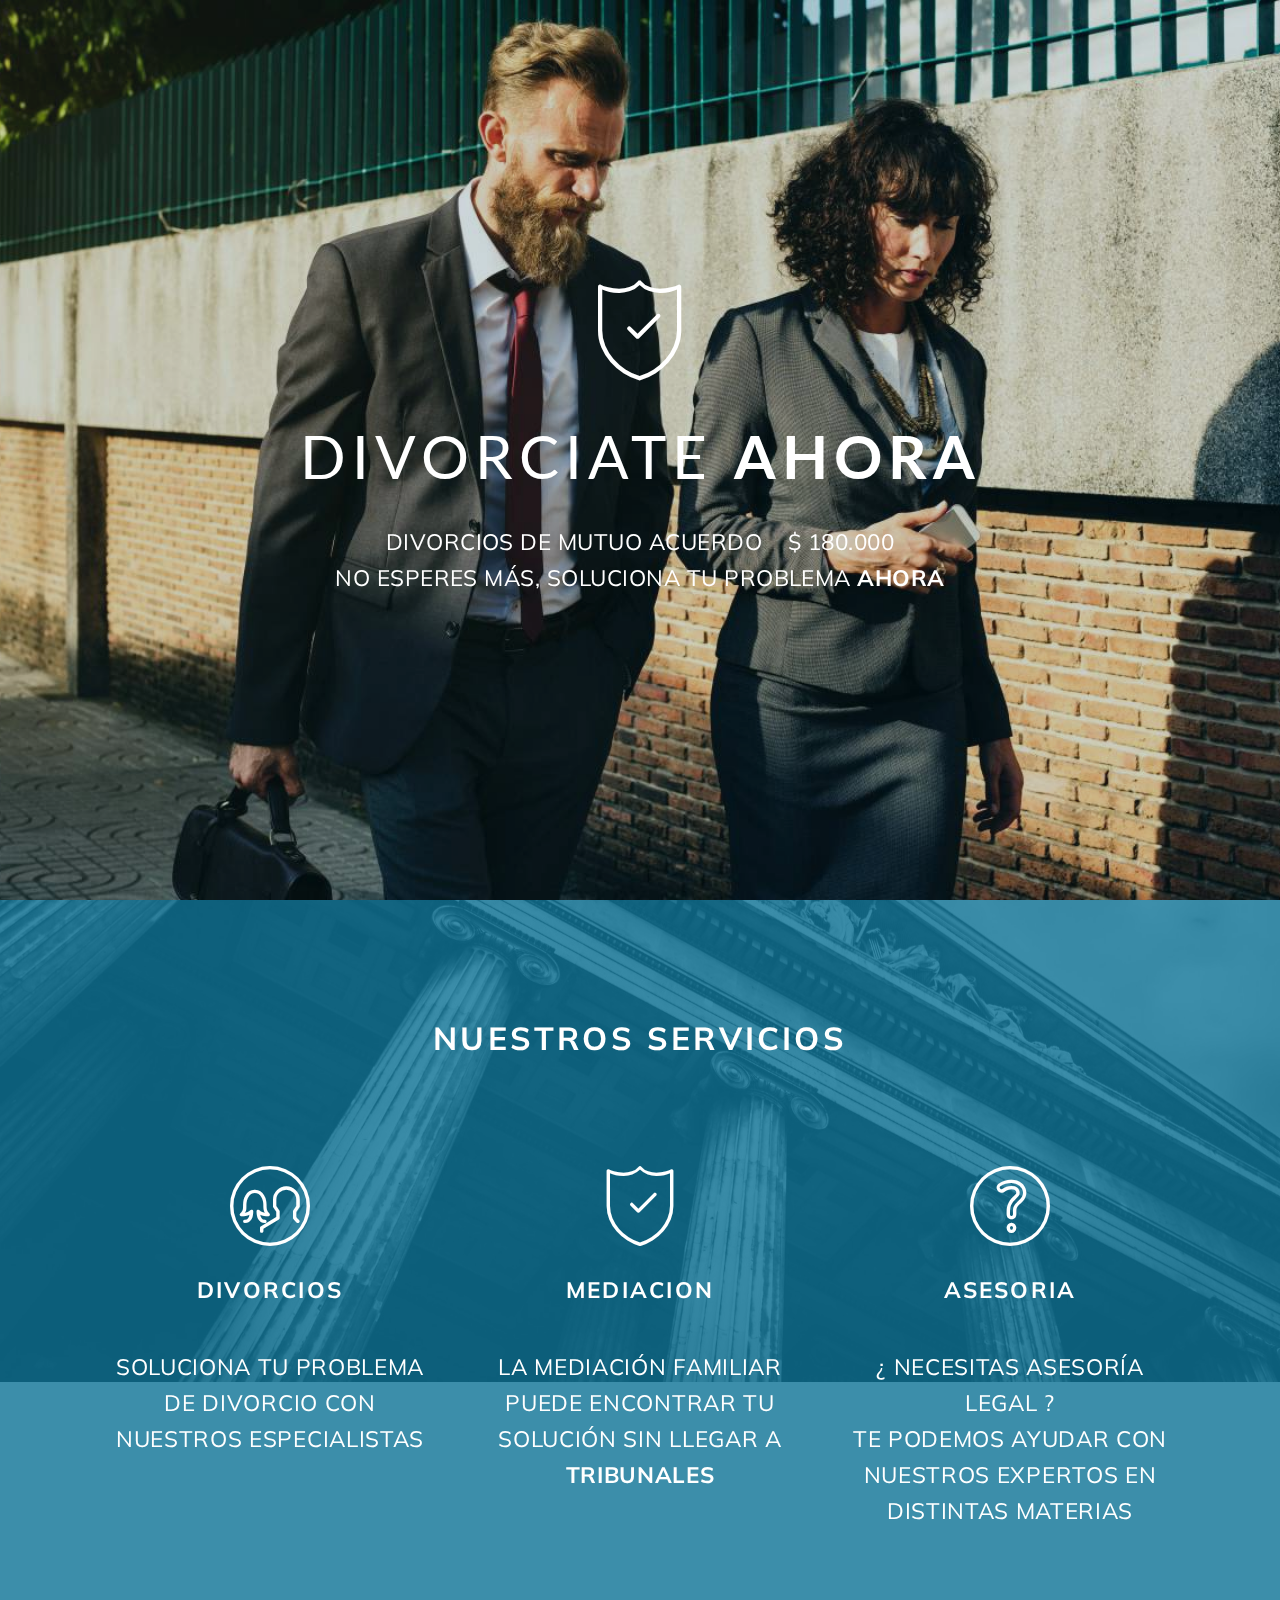
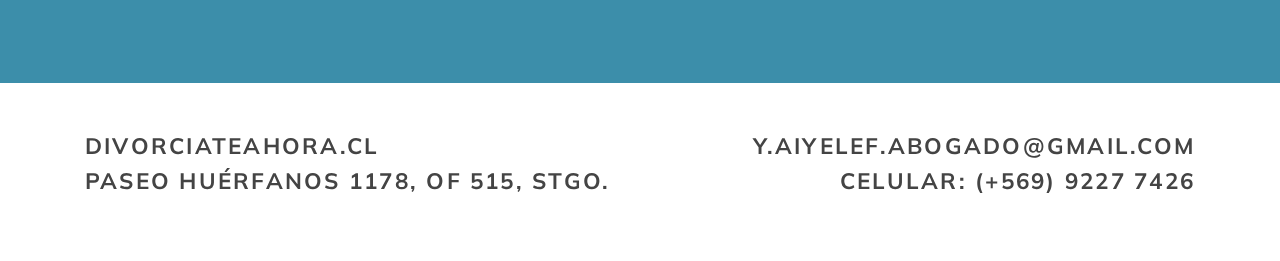
<file: index.html>
<!DOCTYPE html>
<html>
<head>
  <!-- Site made with Mobirise Website Builder v4.4.1, https://mobirise.com -->
  <meta charset="UTF-8">
  <meta http-equiv="X-UA-Compatible" content="IE=edge">
  <meta name="generator" content="Mobirise v4.4.1, mobirise.com">
  <meta name="viewport" content="width=device-width, initial-scale=1">
  <link rel="shortcut icon" href="assets/images/logo.png" type="image/x-icon">
  <meta name="description" content="">
  <title>Home</title>
  <link rel="stylesheet" href="assets/web/assets/mobirise-icons/mobirise-icons.css">
  <link rel="stylesheet" href="https://fonts.googleapis.com/css?family=Rubik:300,300i,400,400i,500,500i,700,700i,900,900i">
  <link rel="stylesheet" href="assets/tether/tether.min.css">
  <link rel="stylesheet" href="assets/bootstrap/css/bootstrap.min.css">
  <link rel="stylesheet" href="assets/bootstrap/css/bootstrap-grid.min.css">
  <link rel="stylesheet" href="assets/bootstrap/css/bootstrap-reboot.min.css">
  <link rel="stylesheet" href="assets/socicon/css/styles.css">
  <link rel="stylesheet" href="assets/theme/css/style.css">
  <link rel="stylesheet" href="assets/mobirise/css/mbr-additional.css" type="text/css">
  
  
  
</head>
<body>
<section class="header4 cid-qGniDxhpy7 mbr-fullscreen mbr-parallax-background" id="header4-e" data-rv-view="308">

    

    <div class="mbr-overlay" style="opacity: 0.2; background-color: rgb(7, 59, 76);">
    </div>

    <div class="container align-center">
        <div class="row justify-content-md-center">
            <div class="mbr-white col-md-10">
                <div class="card-img pb-3">
                    <span class="mbri-protect mbr-iconfont" media-simple="true"></span>
                </div>
                
                <h1 class="mbr-section-title align-center mbr-white my-4 mbr-bold mbr-fonts-style display-1"><span style="font-weight: normal;">DIVORCIATE </span>AHORA</h1>
                <p class="mbr-text align-center py-2 mbr-fonts-style display-7">DIVORCIOS DE MUTUO ACUERDO &nbsp; &nbsp;$ 180.000<br>NO ESPERES MÁS, SOLUCIONA TU PROBLEMA <strong>AHORA</strong></p>
                
            </div>
        </div>
    </div>
    
</section>

<section class="features1 cid-qGnjieKSYu mbr-parallax-background" id="features1-f" data-rv-view="311">
    
    

    <div class="mbr-overlay" style="opacity: 0.8; background-color: rgb(15, 118, 153);">
    </div>
    <div class="container">
        <div class="media-container-row">
            <div class="header-box p-3 col-12 col-lg-8">
                <h4 class="header-title py-3 mbr-fonts-style mbr-bold display-2">
                        NUESTROS SERVICIOS</h4>
                <p class="header-text mbr-fonts-style pb-3 display-7"></p>
            </div>
        </div>
        
        <div class="media-container-row">
            <div class="card pl-3 pr-3 col-12 col-md-3 col-lg-4">
                <div class="card-img pb-3">
                    <a href="divorcio.html"><span class="mbr-iconfont mbri-users" media-simple="true"></span></a>
                </div>
                <div class="card-box">
                    <h4 class="card-title py-3 mbr-fonts-style display-7">DIVORCIOS</h4>
                    <p class="mbr-text mbr-fonts-style display-7">SOLUCIONA TU PROBLEMA DE DIVORCIO CON NUESTROS ESPECIALISTAS</p>
                </div>
            </div>

            <div class="card pl-3 pr-3 col-12 col-md-3 col-lg-4">
                <div class="card-img pb-3">
                    <a href="mediacion.html"><span class="mbr-iconfont mbri-protect" media-simple="true"></span></a>
                </div>
                <div class="card-box">
                    <h4 class="card-title py-3 mbr-fonts-style display-7">
                        MEDIACION</h4>
                    <p class="mbr-text mbr-fonts-style display-7">
                        LA MEDIACIÓN FAMILIAR PUEDE ENCONTRAR TU SOLUCIÓN SIN LLEGAR A <strong>TRIBUNALES</strong></p>
                </div>
            </div>

            <div class="card pl-3 pr-3 col-12 col-md-3 col-lg-4">
                <div class="card-img pb-3">
                    <a href="asesorias.html"><span class="mbr-iconfont mbri-question" media-simple="true"></span></a>
                </div>
                <div class="card-box">
                    <h4 class="card-title py-3 mbr-fonts-style display-7">ASESORIA</h4>
                    <p class="mbr-text mbr-fonts-style display-7">¿ NECESITAS ASESORÍA LEGAL ?<br>TE PODEMOS AYUDAR CON NUESTROS EXPERTOS EN DISTINTAS MATERIAS</p>
                </div>
            </div>

            
        </div>
        
        
    </div>
</section>

<section class="cid-qGnh0QfwAO" id="footer1-9" data-rv-view="314">

    

    

    <div class="container">
        <div class="row">
            <div class="col-md-12 text1 col-lg-6">
                <p class="mbr-text mbr-bold links mbr-fonts-style align-left display-7">DIVORCIATEAHORA.CL<br>PASEO HUÉRFANOS 1178, OF 515, STGO.</p>
            </div>
            <div class="col-md-12 copyright align-right text2 col-lg-6">
                <p class="mbr-text mbr-bold mbr-fonts-style display-7">
                    Y.AIYELEF.ABOGADO@GMAIL.COM<br>CELULAR: (+569) 9227 7426</p>
            </div>
            <div class="col-lg-4 col-md-12">
                
            </div>    
        </div>
    </div>
</section>


  <script src="assets/web/assets/jquery/jquery.min.js"></script>
  <script src="assets/popper/popper.min.js"></script>
  <script src="assets/tether/tether.min.js"></script>
  <script src="assets/bootstrap/js/bootstrap.min.js"></script>
  <script src="assets/vimeo_player/vimeo_player.js"></script>
  <script src="assets/jarallax/jarallax.min.js"></script>
  <script src="assets/smooth-scroll/smooth-scroll.js"></script>
  <script src="assets/theme/js/script.js"></script>
  
  
</body>
</html>
</file>
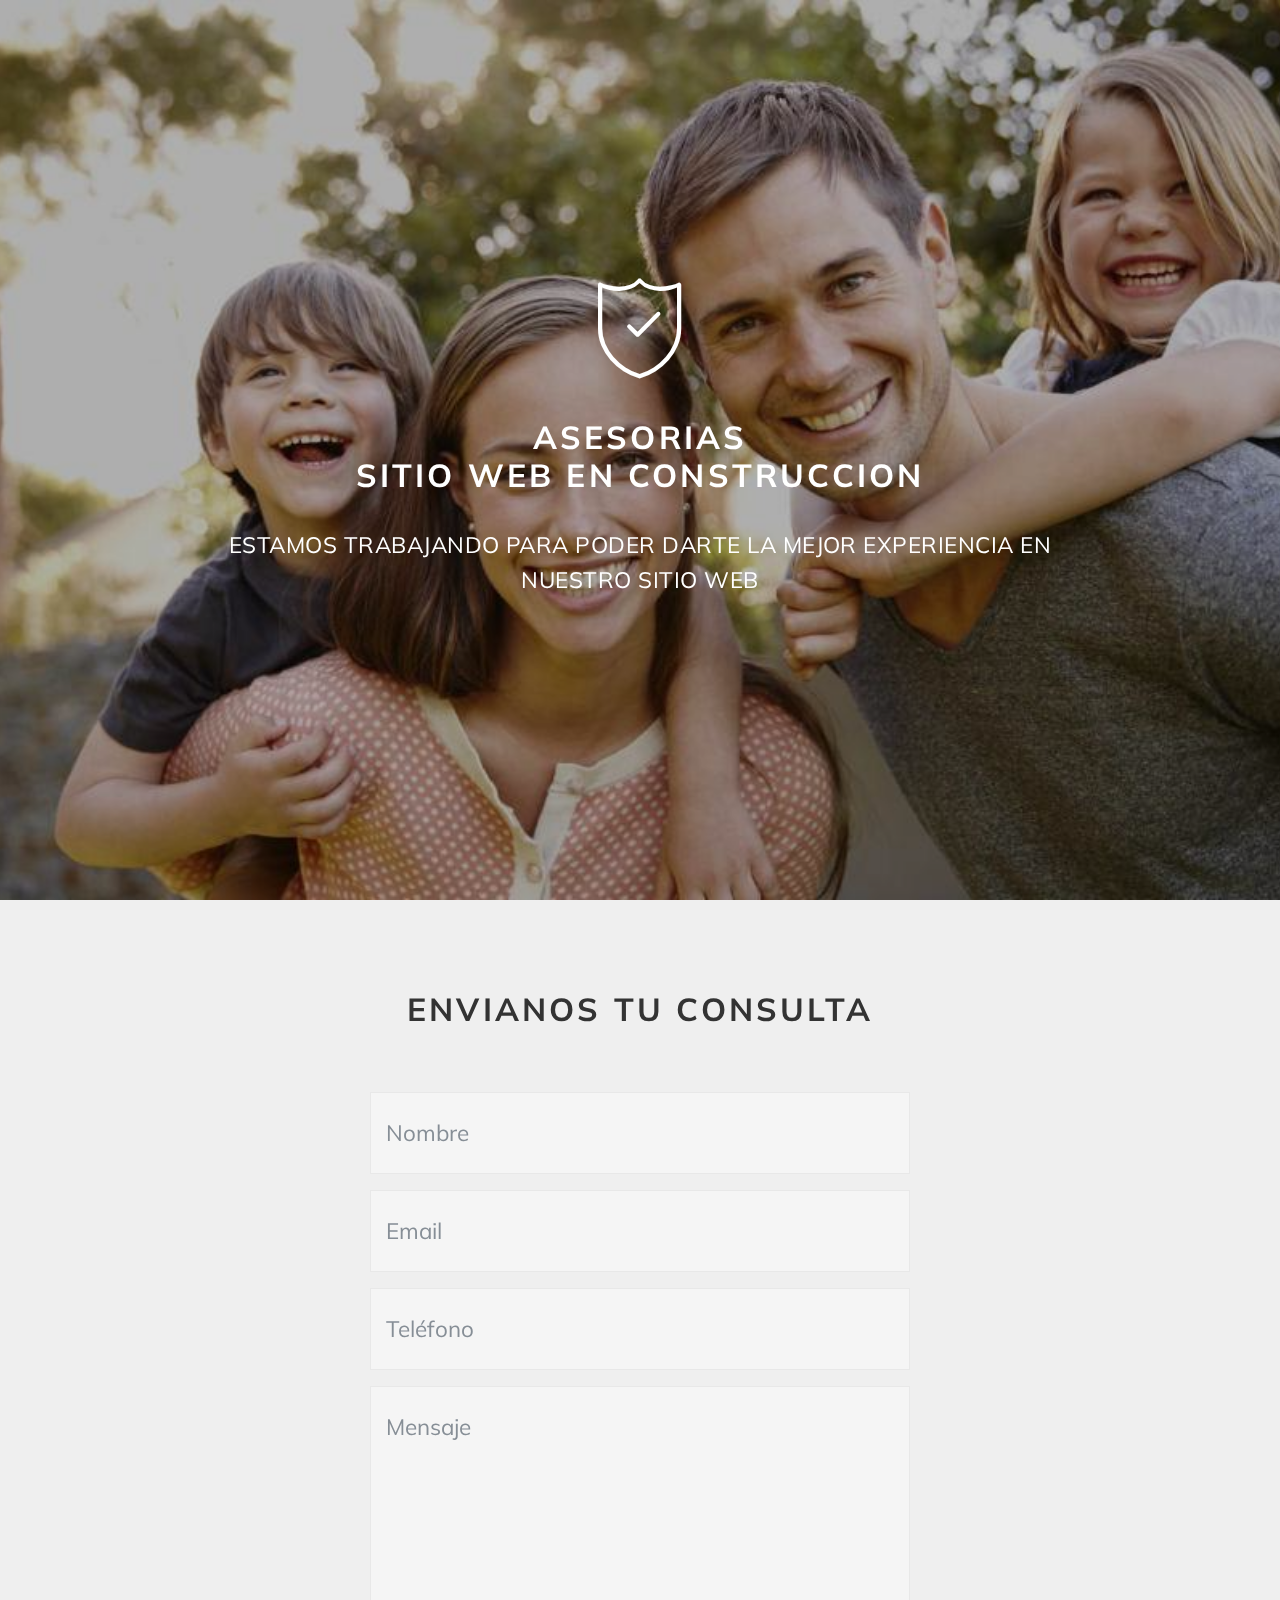
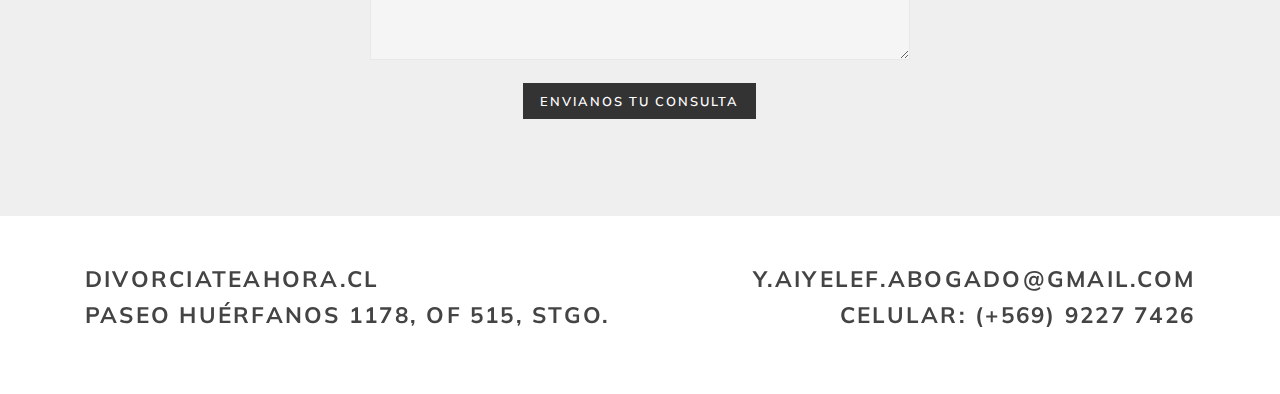
<file: asesorias.html>
<!DOCTYPE html>
<html>
<head>
  <!-- Site made with Mobirise Website Builder v4.4.1, https://mobirise.com -->
  <meta charset="UTF-8">
  <meta http-equiv="X-UA-Compatible" content="IE=edge">
  <meta name="generator" content="Mobirise v4.4.1, mobirise.com">
  <meta name="viewport" content="width=device-width, initial-scale=1">
  <link rel="shortcut icon" href="assets/images/logo.png" type="image/x-icon">
  <meta name="description" content="Asesorias. Nuestras Abogadas se encuentras acreditadas y registradas en la nónima de mediadores del ministerio de justicia.">
  <title>Asesorías</title>
  <link rel="stylesheet" href="https://fonts.googleapis.com/css?family=Rubik:300,300i,400,400i,500,500i,700,700i,900,900i">
  <link rel="stylesheet" href="assets/web/assets/mobirise-icons/mobirise-icons.css">
  <link rel="stylesheet" href="assets/tether/tether.min.css">
  <link rel="stylesheet" href="assets/bootstrap/css/bootstrap.min.css">
  <link rel="stylesheet" href="assets/bootstrap/css/bootstrap-grid.min.css">
  <link rel="stylesheet" href="assets/bootstrap/css/bootstrap-reboot.min.css">
  <link rel="stylesheet" href="assets/socicon/css/styles.css">
  <link rel="stylesheet" href="assets/theme/css/style.css">
  <link rel="stylesheet" href="assets/mobirise/css/mbr-additional.css" type="text/css">
  
  
  
</head>
<body>
<section class="header4 cid-qGn2KY7fCZ mbr-fullscreen mbr-parallax-background" id="header4-m" data-rv-view="338">

    

    <div class="mbr-overlay" style="opacity: 0.3; background-color: rgb(0, 0, 0);">
    </div>

    <div class="container align-center">
        <div class="row justify-content-md-center">
            <div class="mbr-white col-md-10">
                <div class="card-img pb-3">
                    <span class="mbri-protect mbr-iconfont" media-simple="true"></span>
                </div>
                
                <h1 class="mbr-section-title align-center mbr-white my-4 mbr-bold mbr-fonts-style display-2">ASESORIAS<br>SITIO WEB EN CONSTRUCCION</h1>
                <p class="mbr-text align-center py-2 mbr-fonts-style display-7">ESTAMOS TRABAJANDO PARA PODER DARTE LA MEJOR EXPERIENCIA EN NUESTRO SITIO WEB</p>
                
            </div>
        </div>
    </div>
    
</section>

<section class="mbr-section form3 cid-qGnblRpbkq" id="form3-n" data-rv-view="341">

    

    
    <div class="container">
        <div class="row justify-content-center">
         
        <div class="media-container-column col-lg-6 col-md-10 col-sm-12 align-center" data-form-type="formoid">
            <h2 class="mbr-section-title mbr-fonts-style mbr-bold display-2">
                ENVIANOS TU CONSULTA</h2>    
            <h3 class="mbr-section-subtitle mbr-fonts-style display-7"></h3>
            <div data-form-alert="" hidden="">Gracias por enviarnos tu mensaje. Te responderemos a la brevedad!</div>    
            <form class="mbr-form" action="https://mobirise.com/" method="post" data-form-title="Mobirise Form"><input type="hidden" data-form-email="true" value="JzT4aNf3bAowB8yTtp4SmZeRp0VDy+g9Vo0lLRT2M0eAs6ZIBS/rYecIP6sOBdndzz/OWQhfkkszDqrt7GPXmddL02YZk0VeVJH0g5UW5DNYGi8jwrckAJ9akK3wMCrj">
                <div class="row row-sm-offset">
                    <div class="col-md-12 multi-horizontal" data-for="name">
                        <div class="form-group">        
                            <input type="text" class="form-control" name="name" placeholder="Nombre" data-form-field="Name" required="" id="name-form3-n">
                        </div>
                    </div>
                    <div class="col-md-12 multi-horizontal" data-for="email">
                        <div class="form-group">       
                            <input type="email" class="form-control" name="email" placeholder="Email" data-form-field="Email" required="" id="email-form3-n">
                        </div>
                    </div>
                    <div class="col-md-12 multi-horizontal" data-for="phone">
                        <div class="form-group">       
                            <input type="tel" class="form-control" name="phone" placeholder="Teléfono" data-form-field="Phone" id="phone-form3-n">
                        </div>
                    </div>
                </div>
                <div class="form-group" data-for="message">        
                    <textarea type="text" class="form-control" name="message" rows="7" placeholder="Mensaje" data-form-field="Message" id="message-form3-n"></textarea>
                </div>
                <span class="input-group-btn"><button href="" type="submit" class="btn btn-form btn-black display-4">ENVIANOS TU CONSULTA</button></span>
            </form>
        </div>
    </div>
  </div>      
</section>

<section class="cid-qGnh0QfwAO" id="footer1-o" data-rv-view="344">

    

    

    <div class="container">
        <div class="row">
            <div class="col-md-12 text1 col-lg-6">
                <p class="mbr-text mbr-bold links mbr-fonts-style align-left display-7">DIVORCIATEAHORA.CL<br>PASEO HUÉRFANOS 1178, OF 515, STGO.</p>
            </div>
            <div class="col-md-12 copyright align-right text2 col-lg-6">
                <p class="mbr-text mbr-bold mbr-fonts-style display-7">
                    Y.AIYELEF.ABOGADO@GMAIL.COM<br>CELULAR: (+569) 9227 7426</p>
            </div>
            <div class="col-lg-4 col-md-12">
                
            </div>    
        </div>
    </div>
</section>


  <script src="assets/web/assets/jquery/jquery.min.js"></script>
  <script src="assets/tether/tether.min.js"></script>
  <script src="assets/popper/popper.min.js"></script>
  <script src="assets/bootstrap/js/bootstrap.min.js"></script>
  <script src="assets/smooth-scroll/smooth-scroll.js"></script>
  <script src="assets/vimeo_player/vimeo_player.js"></script>
  <script src="assets/jarallax/jarallax.min.js"></script>
  <script src="assets/theme/js/script.js"></script>
  <script src="assets/formoid/formoid.min.js"></script>
  
  
</body>
</html>
</file>
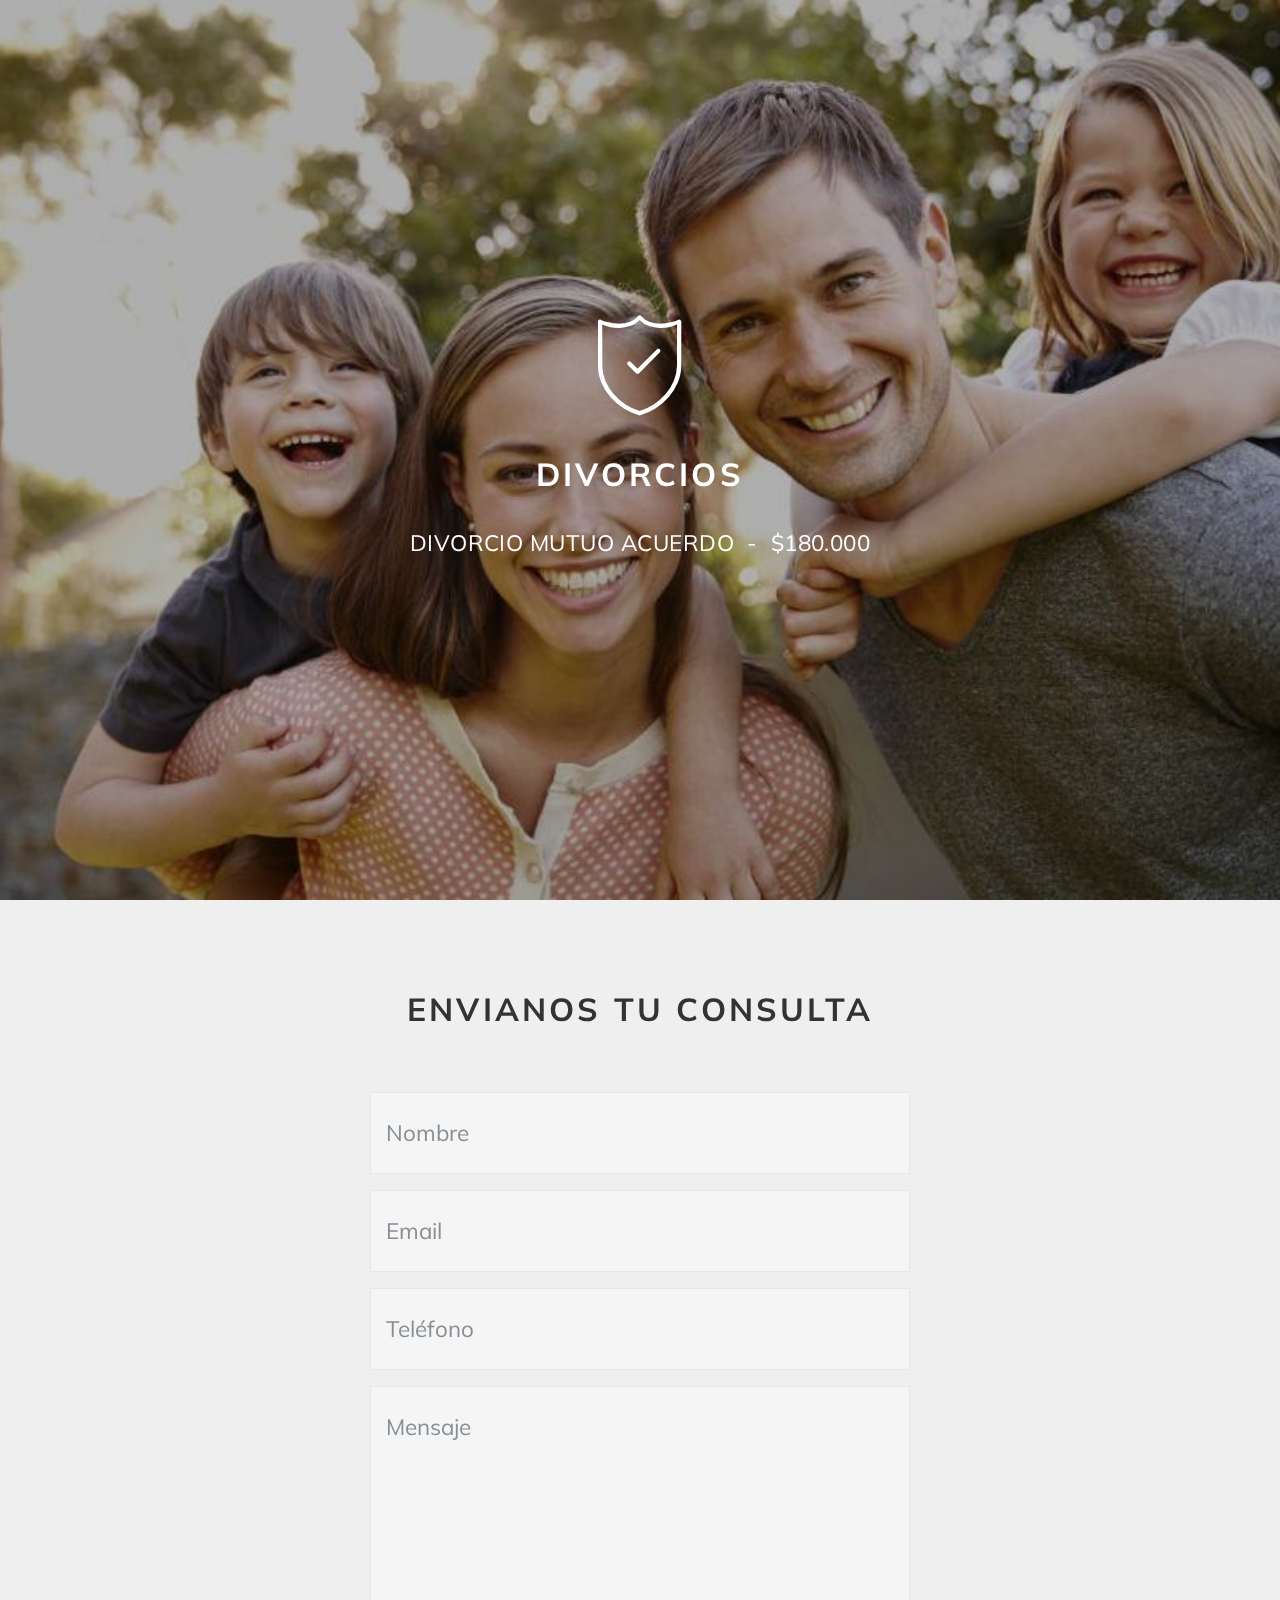
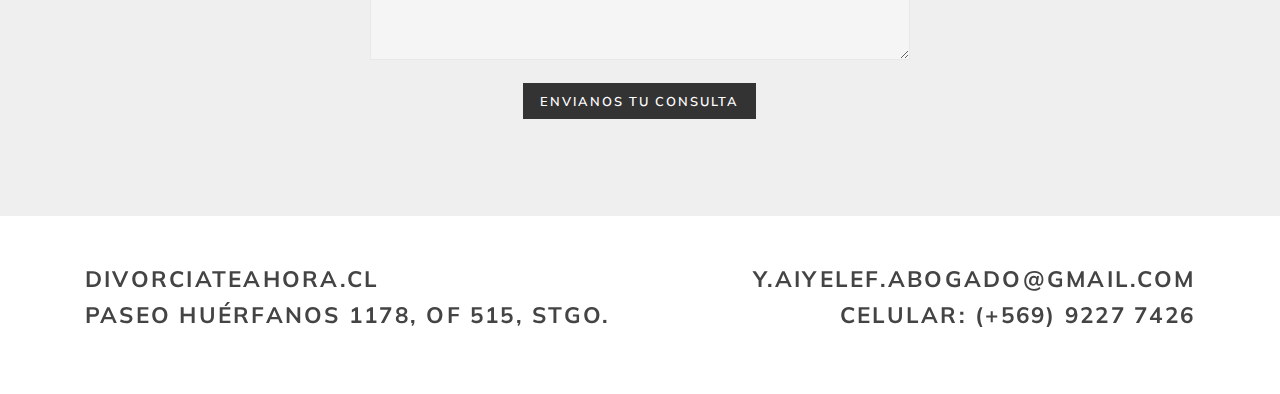
<file: divorcio.html>
<!DOCTYPE html>
<html>
<head>
  <!-- Site made with Mobirise Website Builder v4.4.1, https://mobirise.com -->
  <meta charset="UTF-8">
  <meta http-equiv="X-UA-Compatible" content="IE=edge">
  <meta name="generator" content="Mobirise v4.4.1, mobirise.com">
  <meta name="viewport" content="width=device-width, initial-scale=1">
  <link rel="shortcut icon" href="assets/images/logo.png" type="image/x-icon">
  <meta name="description" content="Divorcios. Nuestras Abogadas se encuentras acreditadas y registradas en la nónima de mediadores del ministerio de justicia.">
  <title>Divorcio</title>
  <link rel="stylesheet" href="https://fonts.googleapis.com/css?family=Rubik:300,300i,400,400i,500,500i,700,700i,900,900i">
  <link rel="stylesheet" href="assets/web/assets/mobirise-icons/mobirise-icons.css">
  <link rel="stylesheet" href="assets/tether/tether.min.css">
  <link rel="stylesheet" href="assets/bootstrap/css/bootstrap.min.css">
  <link rel="stylesheet" href="assets/bootstrap/css/bootstrap-grid.min.css">
  <link rel="stylesheet" href="assets/bootstrap/css/bootstrap-reboot.min.css">
  <link rel="stylesheet" href="assets/socicon/css/styles.css">
  <link rel="stylesheet" href="assets/theme/css/style.css">
  <link rel="stylesheet" href="assets/mobirise/css/mbr-additional.css" type="text/css">
  
  
  
</head>
<body>
<section class="header4 cid-qGn2KY7fCZ mbr-fullscreen mbr-parallax-background" id="header4-i" data-rv-view="329">

    

    <div class="mbr-overlay" style="opacity: 0.3; background-color: rgb(0, 0, 0);">
    </div>

    <div class="container align-center">
        <div class="row justify-content-md-center">
            <div class="mbr-white col-md-10">
                <div class="card-img pb-3">
                    <span class="mbri-protect mbr-iconfont" media-simple="true"></span>
                </div>
                
                <h1 class="mbr-section-title align-center mbr-white my-4 mbr-bold mbr-fonts-style display-2">DIVORCIOS<br></h1>
                <p class="mbr-text align-center py-2 mbr-fonts-style display-7">DIVORCIO MUTUO ACUERDO &nbsp;- &nbsp;$180.000</p>
                
            </div>
        </div>
    </div>
    
</section>

<section class="mbr-section form3 cid-qGnblRpbkq" id="form3-k" data-rv-view="332">

    

    
    <div class="container">
        <div class="row justify-content-center">
         
        <div class="media-container-column col-lg-6 col-md-10 col-sm-12 align-center" data-form-type="formoid">
            <h2 class="mbr-section-title mbr-fonts-style mbr-bold display-2">
                ENVIANOS TU CONSULTA</h2>    
            <h3 class="mbr-section-subtitle mbr-fonts-style display-7"></h3>
            <div data-form-alert="" hidden="">Gracias por enviarnos tu mensaje. Te responderemos a la brevedad!</div>    
            <form class="mbr-form" action="https://mobirise.com/" method="post" data-form-title="Mobirise Form"><input type="hidden" data-form-email="true" value="B/x/+yCs7PK/Bfy321rl4gYKfMqU39N+7Op+eo/pzGIVJnXuIVNAb5Etxg5HutryRMQJnR9aNa7raRZSdpsj9X29ZJNVkvwlxMWIllfxPyf4sdKObrpR82Nx3fS0gWXb">
                <div class="row row-sm-offset">
                    <div class="col-md-12 multi-horizontal" data-for="name">
                        <div class="form-group">        
                            <input type="text" class="form-control" name="name" placeholder="Nombre" data-form-field="Name" required="" id="name-form3-k">
                        </div>
                    </div>
                    <div class="col-md-12 multi-horizontal" data-for="email">
                        <div class="form-group">       
                            <input type="email" class="form-control" name="email" placeholder="Email" data-form-field="Email" required="" id="email-form3-k">
                        </div>
                    </div>
                    <div class="col-md-12 multi-horizontal" data-for="phone">
                        <div class="form-group">       
                            <input type="tel" class="form-control" name="phone" placeholder="Teléfono" data-form-field="Phone" id="phone-form3-k">
                        </div>
                    </div>
                </div>
                <div class="form-group" data-for="message">        
                    <textarea type="text" class="form-control" name="message" rows="7" placeholder="Mensaje" data-form-field="Message" id="message-form3-k"></textarea>
                </div>
                <span class="input-group-btn"><button href="" type="submit" class="btn btn-form btn-black display-4">ENVIANOS TU CONSULTA</button></span>
            </form>
        </div>
    </div>
  </div>      
</section>

<section class="cid-qGnh0QfwAO" id="footer1-l" data-rv-view="335">

    

    

    <div class="container">
        <div class="row">
            <div class="col-md-12 text1 col-lg-6">
                <p class="mbr-text mbr-bold links mbr-fonts-style align-left display-7">DIVORCIATEAHORA.CL<br>PASEO HUÉRFANOS 1178, OF 515, STGO.</p>
            </div>
            <div class="col-md-12 copyright align-right text2 col-lg-6">
                <p class="mbr-text mbr-bold mbr-fonts-style display-7">
                    Y.AIYELEF.ABOGADO@GMAIL.COM<br>CELULAR: (+569) 9227 7426</p>
            </div>
            <div class="col-lg-4 col-md-12">
                
            </div>    
        </div>
    </div>
</section>


  <script src="assets/web/assets/jquery/jquery.min.js"></script>
  <script src="assets/tether/tether.min.js"></script>
  <script src="assets/popper/popper.min.js"></script>
  <script src="assets/bootstrap/js/bootstrap.min.js"></script>
  <script src="assets/smooth-scroll/smooth-scroll.js"></script>
  <script src="assets/vimeo_player/vimeo_player.js"></script>
  <script src="assets/jarallax/jarallax.min.js"></script>
  <script src="assets/theme/js/script.js"></script>
  <script src="assets/formoid/formoid.min.js"></script>
  
  
</body>
</html>
</file>
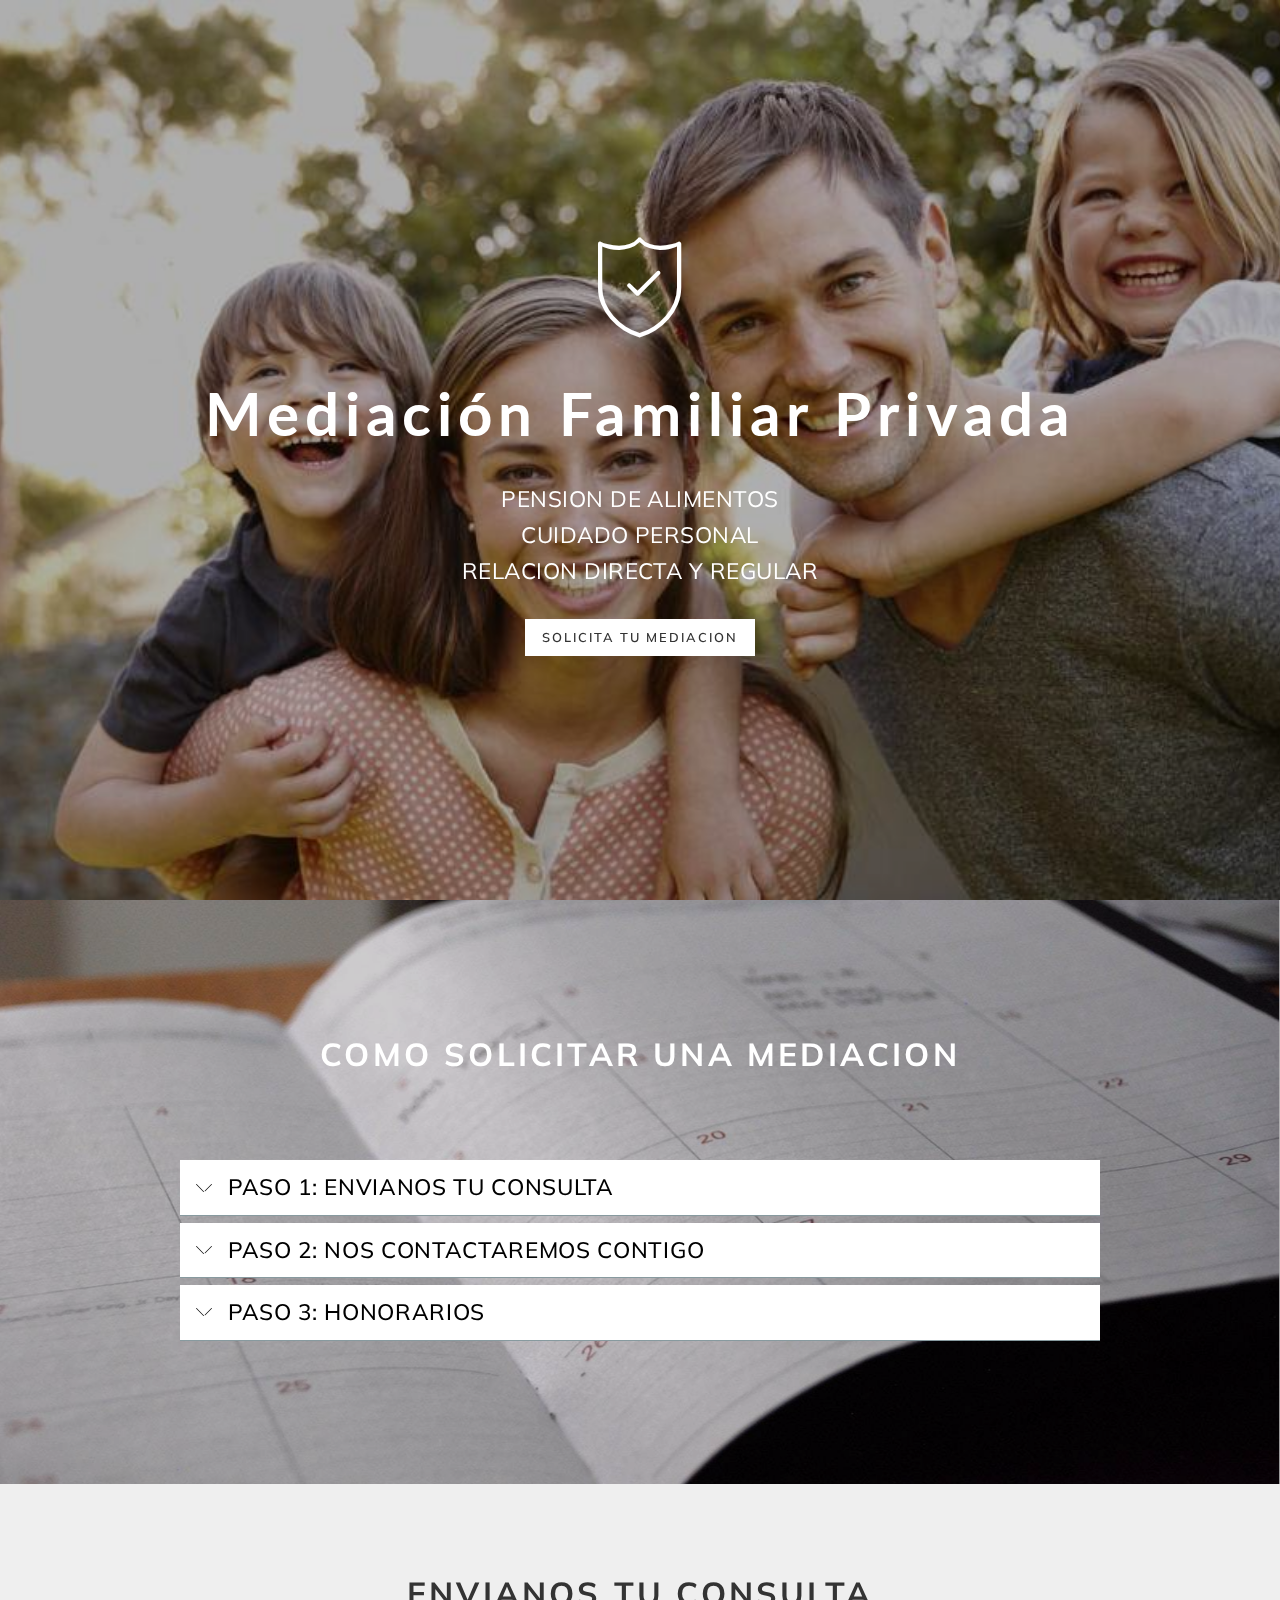
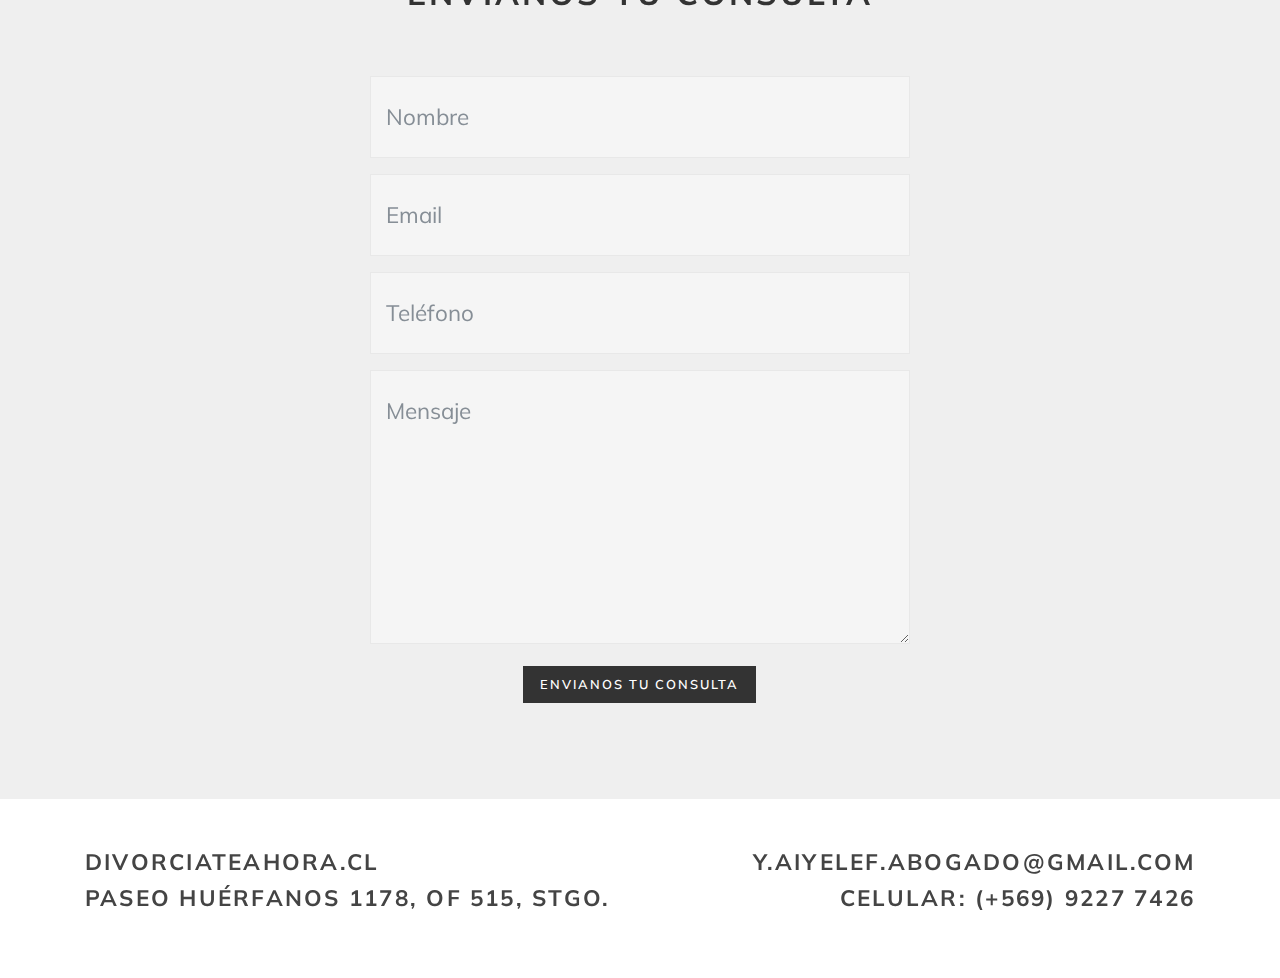
<file: mediacion.html>
<!DOCTYPE html>
<html>
<head>
  <!-- Site made with Mobirise Website Builder v4.4.1, https://mobirise.com -->
  <meta charset="UTF-8">
  <meta http-equiv="X-UA-Compatible" content="IE=edge">
  <meta name="generator" content="Mobirise v4.4.1, mobirise.com">
  <meta name="viewport" content="width=device-width, initial-scale=1">
  <link rel="shortcut icon" href="assets/images/logo.png" type="image/x-icon">
  <meta name="description" content="Mediacion Familiar. Nuestras mediadoras se encuentras acreditadas y registradas en la nónima de mediadores del ministerio de justicia.">
  <title>Mediacion</title>
  <link rel="stylesheet" href="https://fonts.googleapis.com/css?family=Rubik:300,300i,400,400i,500,500i,700,700i,900,900i">
  <link rel="stylesheet" href="assets/web/assets/mobirise-icons/mobirise-icons.css">
  <link rel="stylesheet" href="assets/tether/tether.min.css">
  <link rel="stylesheet" href="assets/bootstrap/css/bootstrap.min.css">
  <link rel="stylesheet" href="assets/bootstrap/css/bootstrap-grid.min.css">
  <link rel="stylesheet" href="assets/bootstrap/css/bootstrap-reboot.min.css">
  <link rel="stylesheet" href="assets/socicon/css/styles.css">
  <link rel="stylesheet" href="assets/theme/css/style.css">
  <link rel="stylesheet" href="assets/mobirise/css/mbr-additional.css" type="text/css">
  
  
  
</head>
<body>
<section class="header4 cid-qGn2KY7fCZ mbr-fullscreen mbr-parallax-background" id="header4-a" data-rv-view="317">

    

    <div class="mbr-overlay" style="opacity: 0.3; background-color: rgb(0, 0, 0);">
    </div>

    <div class="container align-center">
        <div class="row justify-content-md-center">
            <div class="mbr-white col-md-10">
                <div class="card-img pb-3">
                    <span class="mbri-protect mbr-iconfont" media-simple="true"></span>
                </div>
                
                <h1 class="mbr-section-title align-center mbr-white my-4 mbr-bold mbr-fonts-style display-1">Mediación Familiar Privada
</h1>
                <p class="mbr-text align-center py-2 mbr-fonts-style display-7">PENSION DE ALIMENTOS<br>CUIDADO PERSONAL<br>RELACION DIRECTA Y REGULAR<br></p>
                <div class="mbr-section-btn text-center"><a class="btn btn-md btn-white display-4" href="mediacion.html#form3-c">SOLICITA TU MEDIACION</a></div>
            </div>
        </div>
    </div>
    
</section>

<section class="accordion2 cid-qGnc5retuW" id="accordion3-b" data-rv-view="320">

    


    <div class="mbr-overlay" style="opacity: 0.2; background-color: rgb(0, 0, 0);">
    </div>
    <div class="container">
        <div class="row justify-content-center">
            <div class="col-md-10">
                <h2 class="mbr-section-title align-center pb-3 mbr-fonts-style mbr-bold display-2">
                        COMO SOLICITAR UNA MEDIACION</h2>
                <h3 class="mbr-section-subtitle pt-2 align-center mbr-light mbr-fonts-style display-7"></h3>
            </div>
        </div>
        <div class="row pt-5 justify-content-center">
            <div class="col-md-10 accordion-section">
            <div class="accordion-content">
                
                <div id="bootstrap-accordion_11" class="panel-group accordionStyles accordion " role="tablist" aria-multiselectable="true">
                        <div class="card">
                            <div class="card-header" role="tab" id="headingOne">
                                <a role="button" class="collapsed panel-title text-black" data-toggle="collapse" data-parent="#bootstrap-accordion_11" data-core="" href="#collapse1_11" aria-expanded="false" aria-controls="collapse1">
                                    <span class="sign mbr-iconfont mbri-arrow-down inactive"></span>
                                    <h4 class="mbr-fonts-style header-text display-7">PASO 1: ENVIANOS TU CONSULTA</h4>
                                </a>
                            </div>
                            <div id="collapse1_11" class="panel-collapse noScroll collapse" role="tabpanel" aria-labelledby="headingOne">
                                <div class="panel-body p-4">
                                    <p class="mbr-fonts-style panel-text display-7">
                                       Contáctanos y cuéntanos sobre la materia que requieres mediar.</p>
                                </div>
                            </div>
                        </div>
                
                        <div class="card">
                            <div class="card-header" role="tab" id="headingTwo">
                                <a role="button" class="collapsed panel-title text-black" data-toggle="collapse" data-parent="#bootstrap-accordion_11" data-core="" href="#collapse2_11" aria-expanded="false" aria-controls="collapse2">
                                    <span class="sign mbr-iconfont mbri-arrow-down inactive"></span>
                                    <h4 class="mbr-fonts-style header-text display-7">PASO 2: NOS CONTACTAREMOS CONTIGO</h4>
                                </a>
                                
                            </div>
                            <div id="collapse2_11" class="panel-collapse noScroll collapse" role="tabpanel" aria-labelledby="headingTwo">
                                <div class="panel-body p-4">
                                    <p class="mbr-fonts-style panel-text display-7">
                                       Te enviaremos la información requerida para iniciar el proceso.</p>
                                </div>
                            </div>
                        </div>
                
                        <div class="card">
                            <div class="card-header" role="tab" id="headingThree">
                                <a role="button" class="collapsed panel-title text-black" data-toggle="collapse" data-parent="#bootstrap-accordion_11" data-core="" href="#collapse3_11" aria-expanded="false" aria-controls="collapse3">
                                    <span class="sign mbr-iconfont mbri-arrow-down inactive"></span>
                                    <h4 class="mbr-fonts-style header-text display-7">PASO 3: HONORARIOS</h4>
                                </a>
                            </div>
                            <div id="collapse3_11" class="panel-collapse noScroll collapse" role="tabpanel" aria-labelledby="headingThree">
                                <div class="panel-body p-4">
                                    <p class="mbr-fonts-style panel-text display-7"></p><p>Honorarios por servicio de mediación<br>&nbsp; &nbsp;• Mediación Frustrada: $40.000 (Con ausencia de una o ambas partes)</p><p>&nbsp; &nbsp;• Mediación Frustrada: $50.000 (Con presencia de ambas partes)</p><p>&nbsp; &nbsp;• Acuerdo: $120.000 (Sin importar el número de materias a tratar)</p><p></p>
                                </div>
                            </div>
                        </div>
                
                        
                
                        
                
                        
                </div>
            </div>
            </div>
            
    </div>
    </div>         
</section>

<section class="mbr-section form3 cid-qGnblRpbkq" id="form3-c" data-rv-view="323">

    

    
    <div class="container">
        <div class="row justify-content-center">
         
        <div class="media-container-column col-lg-6 col-md-10 col-sm-12 align-center" data-form-type="formoid">
            <h2 class="mbr-section-title mbr-fonts-style mbr-bold display-2">
                ENVIANOS TU CONSULTA</h2>    
            <h3 class="mbr-section-subtitle mbr-fonts-style display-7"></h3>
            <div data-form-alert="" hidden="">Gracias por enviarnos tu mensaje. Te responderemos a la brevedad!</div>    
            <form class="mbr-form" action="https://mobirise.com/" method="post" data-form-title="Mobirise Form"><input type="hidden" data-form-email="true" value="6Dd02/iIIoMHN6Kpeq2UjkYj9V3ryI6Jo2aDwPvgQSO9loQ64mvVU9oUEeSCVkoWPO+tmpLFRBgTJgeVG+Gboy/L1S+7C7GJ6mPZpPdAbOrFogdNSV8NbVq7QQtHO1DO">
                <div class="row row-sm-offset">
                    <div class="col-md-12 multi-horizontal" data-for="name">
                        <div class="form-group">        
                            <input type="text" class="form-control" name="name" placeholder="Nombre" data-form-field="Name" required="" id="name-form3-c">
                        </div>
                    </div>
                    <div class="col-md-12 multi-horizontal" data-for="email">
                        <div class="form-group">       
                            <input type="email" class="form-control" name="email" placeholder="Email" data-form-field="Email" required="" id="email-form3-c">
                        </div>
                    </div>
                    <div class="col-md-12 multi-horizontal" data-for="phone">
                        <div class="form-group">       
                            <input type="tel" class="form-control" name="phone" placeholder="Teléfono" data-form-field="Phone" id="phone-form3-c">
                        </div>
                    </div>
                </div>
                <div class="form-group" data-for="message">        
                    <textarea type="text" class="form-control" name="message" rows="7" placeholder="Mensaje" data-form-field="Message" id="message-form3-c"></textarea>
                </div>
                <span class="input-group-btn"><button href="" type="submit" class="btn btn-form btn-black display-4">ENVIANOS TU CONSULTA</button></span>
            </form>
        </div>
    </div>
  </div>      
</section>

<section class="cid-qGnh0QfwAO" id="footer1-d" data-rv-view="326">

    

    

    <div class="container">
        <div class="row">
            <div class="col-md-12 text1 col-lg-6">
                <p class="mbr-text mbr-bold links mbr-fonts-style align-left display-7">DIVORCIATEAHORA.CL<br>PASEO HUÉRFANOS 1178, OF 515, STGO.</p>
            </div>
            <div class="col-md-12 copyright align-right text2 col-lg-6">
                <p class="mbr-text mbr-bold mbr-fonts-style display-7">
                    Y.AIYELEF.ABOGADO@GMAIL.COM<br>CELULAR: (+569) 9227 7426</p>
            </div>
            <div class="col-lg-4 col-md-12">
                
            </div>    
        </div>
    </div>
</section>


  <script src="assets/web/assets/jquery/jquery.min.js"></script>
  <script src="assets/tether/tether.min.js"></script>
  <script src="assets/popper/popper.min.js"></script>
  <script src="assets/bootstrap/js/bootstrap.min.js"></script>
  <script src="assets/smooth-scroll/smooth-scroll.js"></script>
  <script src="assets/vimeo_player/vimeo_player.js"></script>
  <script src="assets/jarallax/jarallax.min.js"></script>
  <script src="assets/theme/js/script.js"></script>
  <script src="assets/formoid/formoid.min.js"></script>
  
  
</body>
</html>
</file>
<file: assets/web/assets/mobirise-icons/mobirise-icons.css>
@font-face {
  font-family: 'MobiriseIcons';
  src:  url('mobirise-icons.eot?spat4u');
  src:  url('mobirise-icons.eot?spat4u#iefix') format('embedded-opentype'),
    url('mobirise-icons.ttf?spat4u') format('truetype'),
    url('mobirise-icons.woff?spat4u') format('woff'),
    url('mobirise-icons.svg?spat4u#MobiriseIcons') format('svg');
  font-weight: normal;
  font-style: normal;
}

[class^="mbri-"], [class*=" mbri-"] {
  /* use !important to prevent issues with browser extensions that change fonts */
  font-family: MobiriseIcons !important;
  speak: none;
  font-style: normal;
  font-weight: normal;
  font-variant: normal;
  text-transform: none;
  line-height: 1;

  /* Better Font Rendering =========== */
  -webkit-font-smoothing: antialiased;
  -moz-osx-font-smoothing: grayscale;
}

.mbri-add-submenu:before {
  content: "\e900";
}
.mbri-alert:before {
  content: "\e901";
}
.mbri-align-center:before {
  content: "\e902";
}
.mbri-align-justify:before {
  content: "\e903";
}
.mbri-align-left:before {
  content: "\e904";
}
.mbri-align-right:before {
  content: "\e905";
}
.mbri-android:before {
  content: "\e906";
}
.mbri-apple:before {
  content: "\e907";
}
.mbri-arrow-down:before {
  content: "\e908";
}
.mbri-arrow-next:before {
  content: "\e909";
}
.mbri-arrow-prev:before {
  content: "\e90a";
}
.mbri-arrow-up:before {
  content: "\e90b";
}
.mbri-bold:before {
  content: "\e90c";
}
.mbri-bookmark:before {
  content: "\e90d";
}
.mbri-bootstrap:before {
  content: "\e90e";
}
.mbri-briefcase:before {
  content: "\e90f";
}
.mbri-browse:before {
  content: "\e910";
}
.mbri-bulleted-list:before {
  content: "\e911";
}
.mbri-calendar:before {
  content: "\e912";
}
.mbri-camera:before {
  content: "\e913";
}
.mbri-cart-add:before {
  content: "\e914";
}
.mbri-cart-full:before {
  content: "\e915";
}
.mbri-cash:before {
  content: "\e916";
}
.mbri-change-style:before {
  content: "\e917";
}
.mbri-chat:before {
  content: "\e918";
}
.mbri-clock:before {
  content: "\e919";
}
.mbri-close:before {
  content: "\e91a";
}
.mbri-cloud:before {
  content: "\e91b";
}
.mbri-code:before {
  content: "\e91c";
}
.mbri-contact-form:before {
  content: "\e91d";
}
.mbri-credit-card:before {
  content: "\e91e";
}
.mbri-cursor-click:before {
  content: "\e91f";
}
.mbri-cust-feedback:before {
  content: "\e920";
}
.mbri-database:before {
  content: "\e921";
}
.mbri-delivery:before {
  content: "\e922";
}
.mbri-desktop:before {
  content: "\e923";
}
.mbri-devices:before {
  content: "\e924";
}
.mbri-down:before {
  content: "\e925";
}
.mbri-download:before {
  content: "\e989";
}
.mbri-drag-n-drop:before {
  content: "\e927";
}
.mbri-drag-n-drop2:before {
  content: "\e928";
}
.mbri-edit:before {
  content: "\e929";
}
.mbri-edit2:before {
  content: "\e92a";
}
.mbri-error:before {
  content: "\e92b";
}
.mbri-extension:before {
  content: "\e92c";
}
.mbri-features:before {
  content: "\e92d";
}
.mbri-file:before {
  content: "\e92e";
}
.mbri-flag:before {
  content: "\e92f";
}
.mbri-folder:before {
  content: "\e930";
}
.mbri-gift:before {
  content: "\e931";
}
.mbri-github:before {
  content: "\e932";
}
.mbri-globe:before {
  content: "\e933";
}
.mbri-globe-2:before {
  content: "\e934";
}
.mbri-growing-chart:before {
  content: "\e935";
}
.mbri-hearth:before {
  content: "\e936";
}
.mbri-help:before {
  content: "\e937";
}
.mbri-home:before {
  content: "\e938";
}
.mbri-hot-cup:before {
  content: "\e939";
}
.mbri-idea:before {
  content: "\e93a";
}
.mbri-image-gallery:before {
  content: "\e93b";
}
.mbri-image-slider:before {
  content: "\e93c";
}
.mbri-info:before {
  content: "\e93d";
}
.mbri-italic:before {
  content: "\e93e";
}
.mbri-key:before {
  content: "\e93f";
}
.mbri-laptop:before {
  content: "\e940";
}
.mbri-layers:before {
  content: "\e941";
}
.mbri-left-right:before {
  content: "\e942";
}
.mbri-left:before {
  content: "\e943";
}
.mbri-letter:before {
  content: "\e944";
}
.mbri-like:before {
  content: "\e945";
}
.mbri-link:before {
  content: "\e946";
}
.mbri-lock:before {
  content: "\e947";
}
.mbri-login:before {
  content: "\e948";
}
.mbri-logout:before {
  content: "\e949";
}
.mbri-magic-stick:before {
  content: "\e94a";
}
.mbri-map-pin:before {
  content: "\e94b";
}
.mbri-menu:before {
  content: "\e94c";
}
.mbri-mobile:before {
  content: "\e94d";
}
.mbri-mobile2:before {
  content: "\e94e";
}
.mbri-mobirise:before {
  content: "\e94f";
}
.mbri-more-horizontal:before {
  content: "\e950";
}
.mbri-more-vertical:before {
  content: "\e951";
}
.mbri-music:before {
  content: "\e952";
}
.mbri-new-file:before {
  content: "\e953";
}
.mbri-numbered-list:before {
  content: "\e954";
}
.mbri-opened-folder:before {
  content: "\e955";
}
.mbri-pages:before {
  content: "\e956";
}
.mbri-paper-plane:before {
  content: "\e957";
}
.mbri-paperclip:before {
  content: "\e958";
}
.mbri-photo:before {
  content: "\e959";
}
.mbri-photos:before {
  content: "\e95a";
}
.mbri-pin:before {
  content: "\e95b";
}
.mbri-play:before {
  content: "\e95c";
}
.mbri-plus:before {
  content: "\e95d";
}
.mbri-preview:before {
  content: "\e95e";
}
.mbri-print:before {
  content: "\e95f";
}
.mbri-protect:before {
  content: "\e960";
}
.mbri-question:before {
  content: "\e961";
}
.mbri-quote-left:before {
  content: "\e962";
}
.mbri-quote-right:before {
  content: "\e963";
}
.mbri-refresh:before {
  content: "\e964";
}
.mbri-responsive:before {
  content: "\e965";
}
.mbri-right:before {
  content: "\e966";
}
.mbri-rocket:before {
  content: "\e967";
}
.mbri-sad-face:before {
  content: "\e968";
}
.mbri-sale:before {
  content: "\e969";
}
.mbri-save:before {
  content: "\e96a";
}
.mbri-search:before {
  content: "\e96b";
}
.mbri-setting:before {
  content: "\e96c";
}
.mbri-setting2:before {
  content: "\e96d";
}
.mbri-setting3:before {
  content: "\e96e";
}
.mbri-share:before {
  content: "\e96f";
}
.mbri-shopping-bag:before {
  content: "\e970";
}
.mbri-shopping-basket:before {
  content: "\e971";
}
.mbri-shopping-cart:before {
  content: "\e972";
}
.mbri-sites:before {
  content: "\e973";
}
.mbri-smile-face:before {
  content: "\e974";
}
.mbri-speed:before {
  content: "\e975";
}
.mbri-star:before {
  content: "\e976";
}
.mbri-success:before {
  content: "\e977";
}
.mbri-sun:before {
  content: "\e978";
}
.mbri-sun2:before {
  content: "\e979";
}
.mbri-tablet:before {
  content: "\e97a";
}
.mbri-tablet-vertical:before {
  content: "\e97b";
}
.mbri-target:before {
  content: "\e97c";
}
.mbri-timer:before {
  content: "\e97d";
}
.mbri-to-ftp:before {
  content: "\e97e";
}
.mbri-to-local-drive:before {
  content: "\e97f";
}
.mbri-touch-swipe:before {
  content: "\e980";
}
.mbri-touch:before {
  content: "\e981";
}
.mbri-trash:before {
  content: "\e982";
}
.mbri-underline:before {
  content: "\e983";
}
.mbri-unlink:before {
  content: "\e984";
}
.mbri-unlock:before {
  content: "\e985";
}
.mbri-up-down:before {
  content: "\e986";
}
.mbri-up:before {
  content: "\e987";
}
.mbri-update:before {
  content: "\e988";
}
.mbri-upload:before {
 content: "\e926"; 
}
.mbri-user:before {
  content: "\e98a";
}
.mbri-user2:before {
  content: "\e98b";
}
.mbri-users:before {
  content: "\e98c";
}
.mbri-video:before {
  content: "\e98d";
}
.mbri-video-play:before {
  content: "\e98e";
}
.mbri-watch:before {
  content: "\e98f";
}
.mbri-website-theme:before {
  content: "\e990";
}
.mbri-wifi:before {
  content: "\e991";
}
.mbri-windows:before {
  content: "\e992";
}
.mbri-zoom-out:before {
  content: "\e993";
}
.mbri-redo:before {
  content: "\e994";
}
.mbri-undo:before {
  content: "\e995";
}
</file>
<file: assets/socicon/css/styles.css>
@charset "UTF-8";

@font-face {
  font-family: "socicon";
  src:url("../fonts/socicon.eot");
  src:url("../fonts/socicon.eot?#iefix") format("embedded-opentype"),
    url("../fonts/socicon.woff") format("woff"),
    url("../fonts/socicon.ttf") format("truetype"),
    url("../fonts/socicon.svg#socicon") format("svg");
  font-weight: normal;
  font-style: normal;

}

[data-icon]:before {
  font-family: "socicon" !important;
  content: attr(data-icon);
  font-style: normal !important;
  font-weight: normal !important;
  font-variant: normal !important;
  text-transform: none !important;
  speak: none;
  line-height: 1;
  -webkit-font-smoothing: antialiased;
  -moz-osx-font-smoothing: grayscale;
}

[class^="socicon-"]:before,
[class*=" socicon-"]:before {
  font-family: "socicon" !important;
  font-style: normal !important;
  font-weight: normal !important;
  font-variant: normal !important;
  text-transform: none !important;
  speak: none;
  line-height: 1;
  -webkit-font-smoothing: antialiased;
  -moz-osx-font-smoothing: grayscale;
}

.socicon-modelmayhem:before {
  content: "\e000";
}
.socicon-mixcloud:before {
  content: "\e001";
}
.socicon-drupal:before {
  content: "\e002";
}
.socicon-swarm:before {
  content: "\e003";
}
.socicon-istock:before {
  content: "\e004";
}
.socicon-yammer:before {
  content: "\e005";
}
.socicon-ello:before {
  content: "\e006";
}
.socicon-stackoverflow:before {
  content: "\e007";
}
.socicon-persona:before {
  content: "\e008";
}
.socicon-triplej:before {
  content: "\e009";
}
.socicon-houzz:before {
  content: "\e00a";
}
.socicon-rss:before {
  content: "\e00b";
}
.socicon-paypal:before {
  content: "\e00c";
}
.socicon-odnoklassniki:before {
  content: "\e00d";
}
.socicon-airbnb:before {
  content: "\e00e";
}
.socicon-periscope:before {
  content: "\e00f";
}
.socicon-outlook:before {
  content: "\e010";
}
.socicon-coderwall:before {
  content: "\e011";
}
.socicon-tripadvisor:before {
  content: "\e012";
}
.socicon-appnet:before {
  content: "\e013";
}
.socicon-goodreads:before {
  content: "\e014";
}
.socicon-tripit:before {
  content: "\e015";
}
.socicon-lanyrd:before {
  content: "\e016";
}
.socicon-slideshare:before {
  content: "\e017";
}
.socicon-buffer:before {
  content: "\e018";
}
.socicon-disqus:before {
  content: "\e019";
}
.socicon-vkontakte:before {
  content: "\e01a";
}
.socicon-whatsapp:before {
  content: "\e01b";
}
.socicon-patreon:before {
  content: "\e01c";
}
.socicon-storehouse:before {
  content: "\e01d";
}
.socicon-pocket:before {
  content: "\e01e";
}
.socicon-mail:before {
  content: "\e01f";
}
.socicon-blogger:before {
  content: "\e020";
}
.socicon-technorati:before {
  content: "\e021";
}
.socicon-reddit:before {
  content: "\e022";
}
.socicon-dribbble:before {
  content: "\e023";
}
.socicon-stumbleupon:before {
  content: "\e024";
}
.socicon-digg:before {
  content: "\e025";
}
.socicon-envato:before {
  content: "\e026";
}
.socicon-behance:before {
  content: "\e027";
}
.socicon-delicious:before {
  content: "\e028";
}
.socicon-deviantart:before {
  content: "\e029";
}
.socicon-forrst:before {
  content: "\e02a";
}
.socicon-play:before {
  content: "\e02b";
}
.socicon-zerply:before {
  content: "\e02c";
}
.socicon-wikipedia:before {
  content: "\e02d";
}
.socicon-apple:before {
  content: "\e02e";
}
.socicon-flattr:before {
  content: "\e02f";
}
.socicon-github:before {
  content: "\e030";
}
.socicon-renren:before {
  content: "\e031";
}
.socicon-friendfeed:before {
  content: "\e032";
}
.socicon-newsvine:before {
  content: "\e033";
}
.socicon-identica:before {
  content: "\e034";
}
.socicon-bebo:before {
  content: "\e035";
}
.socicon-zynga:before {
  content: "\e036";
}
.socicon-steam:before {
  content: "\e037";
}
.socicon-xbox:before {
  content: "\e038";
}
.socicon-windows:before {
  content: "\e039";
}
.socicon-qq:before {
  content: "\e03a";
}
.socicon-douban:before {
  content: "\e03b";
}
.socicon-meetup:before {
  content: "\e03c";
}
.socicon-playstation:before {
  content: "\e03d";
}
.socicon-android:before {
  content: "\e03e";
}
.socicon-snapchat:before {
  content: "\e03f";
}
.socicon-twitter:before {
  content: "\e040";
}
.socicon-facebook:before {
  content: "\e041";
}
.socicon-googleplus:before {
  content: "\e042";
}
.socicon-pinterest:before {
  content: "\e043";
}
.socicon-foursquare:before {
  content: "\e044";
}
.socicon-yahoo:before {
  content: "\e045";
}
.socicon-skype:before {
  content: "\e046";
}
.socicon-yelp:before {
  content: "\e047";
}
.socicon-feedburner:before {
  content: "\e048";
}
.socicon-linkedin:before {
  content: "\e049";
}
.socicon-viadeo:before {
  content: "\e04a";
}
.socicon-xing:before {
  content: "\e04b";
}
.socicon-myspace:before {
  content: "\e04c";
}
.socicon-soundcloud:before {
  content: "\e04d";
}
.socicon-spotify:before {
  content: "\e04e";
}
.socicon-grooveshark:before {
  content: "\e04f";
}
.socicon-lastfm:before {
  content: "\e050";
}
.socicon-youtube:before {
  content: "\e051";
}
.socicon-vimeo:before {
  content: "\e052";
}
.socicon-dailymotion:before {
  content: "\e053";
}
.socicon-vine:before {
  content: "\e054";
}
.socicon-flickr:before {
  content: "\e055";
}
.socicon-500px:before {
  content: "\e056";
}
.socicon-wordpress:before {
  content: "\e058";
}
.socicon-tumblr:before {
  content: "\e059";
}
.socicon-twitch:before {
  content: "\e05a";
}
.socicon-8tracks:before {
  content: "\e05b";
}
.socicon-amazon:before {
  content: "\e05c";
}
.socicon-icq:before {
  content: "\e05d";
}
.socicon-smugmug:before {
  content: "\e05e";
}
.socicon-ravelry:before {
  content: "\e05f";
}
.socicon-weibo:before {
  content: "\e060";
}
.socicon-baidu:before {
  content: "\e061";
}
.socicon-angellist:before {
  content: "\e062";
}
.socicon-ebay:before {
  content: "\e063";
}
.socicon-imdb:before {
  content: "\e064";
}
.socicon-stayfriends:before {
  content: "\e065";
}
.socicon-residentadvisor:before {
  content: "\e066";
}
.socicon-google:before {
  content: "\e067";
}
.socicon-yandex:before {
  content: "\e068";
}
.socicon-sharethis:before {
  content: "\e069";
}
.socicon-bandcamp:before {
  content: "\e06a";
}
.socicon-itunes:before {
  content: "\e06b";
}
.socicon-deezer:before {
  content: "\e06c";
}
.socicon-telegram:before {
  content: "\e06e";
}
.socicon-openid:before {
  content: "\e06f";
}
.socicon-amplement:before {
  content: "\e070";
}
.socicon-viber:before {
  content: "\e071";
}
.socicon-zomato:before {
  content: "\e072";
}
.socicon-draugiem:before {
  content: "\e074";
}
.socicon-endomodo:before {
  content: "\e075";
}
.socicon-filmweb:before {
  content: "\e076";
}
.socicon-stackexchange:before {
  content: "\e077";
}
.socicon-wykop:before {
  content: "\e078";
}
.socicon-teamspeak:before {
  content: "\e079";
}
.socicon-teamviewer:before {
  content: "\e07a";
}
.socicon-ventrilo:before {
  content: "\e07b";
}
.socicon-younow:before {
  content: "\e07c";
}
.socicon-raidcall:before {
  content: "\e07d";
}
.socicon-mumble:before {
  content: "\e07e";
}
.socicon-medium:before {
  content: "\e06d";
}
.socicon-bebee:before {
  content: "\e07f";
}
.socicon-hitbox:before {
  content: "\e080";
}
.socicon-reverbnation:before {
  content: "\e081";
}
.socicon-formulr:before {
  content: "\e082";
}
.socicon-instagram:before {
  content: "\e057";
}
.socicon-battlenet:before {
  content: "\e083";
}
.socicon-chrome:before {
  content: "\e084";
}
.socicon-discord:before {
  content: "\e086";
}
.socicon-issuu:before {
  content: "\e087";
}
.socicon-macos:before {
  content: "\e088";
}
.socicon-firefox:before {
  content: "\e089";
}
.socicon-opera:before {
  content: "\e08d";
}
.socicon-keybase:before {
  content: "\e090";
}
.socicon-alliance:before {
  content: "\e091";
}
.socicon-livejournal:before {
  content: "\e092";
}
.socicon-googlephotos:before {
  content: "\e093";
}
.socicon-horde:before {
  content: "\e094";
}
.socicon-etsy:before {
  content: "\e095";
}
.socicon-zapier:before {
  content: "\e096";
}
.socicon-google-scholar:before {
  content: "\e097";
}
.socicon-researchgate:before {
  content: "\e098";
}
.socicon-wechat:before {
  content: "\e099";
}
.socicon-strava:before {
  content: "\e09a";
}
.socicon-line:before {
  content: "\e09b";
}
.socicon-lyft:before {
  content: "\e09c";
}
.socicon-uber:before {
  content: "\e09d";
}
.socicon-songkick:before {
  content: "\e09e";
}
.socicon-viewbug:before {
  content: "\e09f";
}
.socicon-googlegroups:before {
  content: "\e0a0";
}
.socicon-quora:before {
  content: "\e073";
}
.socicon-diablo:before {
  content: "\e085";
}
.socicon-blizzard:before {
  content: "\e0a1";
}
.socicon-hearthstone:before {
  content: "\e08b";
}
.socicon-heroes:before {
  content: "\e08a";
}
.socicon-overwatch:before {
  content: "\e08c";
}
.socicon-warcraft:before {
  content: "\e08e";
}
.socicon-starcraft:before {
  content: "\e08f";
}
.socicon-beam:before {
  content: "\e0a2";
}
.socicon-curse:before {
  content: "\e0a3";
}
.socicon-player:before {
  content: "\e0a4";
}
.socicon-streamjar:before {
  content: "\e0a5";
}
.socicon-nintendo:before {
  content: "\e0a6";
}
.socicon-hellocoton:before {
  content: "\e0a7";
}
</file>
<file: assets/theme/css/style.css>
/*!
 * Mobirise v4 theme (https://mobirise.com/)
 * Copyright 2017 Mobirise
 */
section {
  background-color: #eeeeee; }

section,
.container,
.container-fluid {
  position: relative;
  word-wrap: break-word; }

a.mbr-iconfont:hover {
  text-decoration: none; }

.article .lead p, .article .lead ul, .article .lead ol, .article .lead pre, .article .lead blockquote {
  margin-bottom: 0; }

a {
  font-style: normal;
  font-weight: 400;
  cursor: pointer; }
  a, a:hover {
    text-decoration: none; }

figure {
  margin-bottom: 0; }

body {
  color: #232323; }

h1, h2, h3, h4, h5, h6,
.h1, .h2, .h3, .h4, .h5, .h6,
.display-1, .display-2, .display-3, .display-4 {
  line-height: 1;
  word-break: break-word;
  word-wrap: break-word; }

b, strong {
  font-weight: bold; }

blockquote {
  padding: 10px 0 10px 20px;
  position: relative;
  border-left: 2px solid;
  border-color: #ff3366; }

input:-webkit-autofill, input:-webkit-autofill:hover, input:-webkit-autofill:focus, input:-webkit-autofill:active {
  transition-delay: 9999s;
  transition-property: background-color, color; }

textarea[type="hidden"] {
  display: none; }

body {
  position: relative; }

section {
  background-position: 50% 50%;
  background-repeat: no-repeat;
  background-size: cover; }
  section .mbr-background-video,
  section .mbr-background-video-preview {
    position: absolute;
    bottom: 0;
    left: 0;
    right: 0;
    top: 0; }

.hidden {
  visibility: hidden; }

.mbr-z-index20 {
  z-index: 20; }

/*! Base colors */
.mbr-white {
  color: #ffffff; }

.mbr-black {
  color: #000000; }

.mbr-bg-white {
  background-color: #ffffff; }

.mbr-bg-black {
  background-color: #000000; }

/*! Text-aligns */
.align-left {
  text-align: left; }

.align-center {
  text-align: center; }

.align-right {
  text-align: right; }

@media (max-width: 767px) {
  .align-left, .align-center, .align-right, .mbr-section-btn, .mbr-section-title {
    text-align: center; } }
/*! Font-weight  */
.mbr-light {
  font-weight: 300; }

.mbr-regular {
  font-weight: 400; }

.mbr-semibold {
  font-weight: 500; }

.mbr-bold {
  font-weight: 700; }

/*! Media  */
.media-size-item {
  -webkit-flex: 1 1 auto;
  -moz-flex: 1 1 auto;
  -ms-flex: 1 1 auto;
  -o-flex: 1 1 auto;
  flex: 1 1 auto; }

.media-content {
  -webkit-flex-basis: 100%;
  flex-basis: 100%; }

.media-container-row {
  display: -ms-flexbox;
  display: -webkit-flex;
  display: flex;
  -webkit-flex-direction: row;
  -ms-flex-direction: row;
  flex-direction: row;
  -webkit-flex-wrap: wrap;
  -ms-flex-wrap: wrap;
  flex-wrap: wrap;
  -webkit-justify-content: center;
  -ms-flex-pack: center;
  justify-content: center;
  -webkit-align-content: center;
  -ms-flex-line-pack: center;
  align-content: center;
  -webkit-align-items: start;
  -ms-flex-align: start;
  align-items: start; }
  .media-container-row .media-size-item {
    width: 400px; }

.media-container-column {
  display: -ms-flexbox;
  display: -webkit-flex;
  display: flex;
  -webkit-flex-direction: column;
  -ms-flex-direction: column;
  flex-direction: column;
  -webkit-flex-wrap: wrap;
  -ms-flex-wrap: wrap;
  flex-wrap: wrap;
  -webkit-justify-content: center;
  -ms-flex-pack: center;
  justify-content: center;
  -webkit-align-content: center;
  -ms-flex-line-pack: center;
  align-content: center;
  -webkit-align-items: stretch;
  -ms-flex-align: stretch;
  align-items: stretch; }
  .media-container-column > * {
    width: 100%; }

@media (min-width: 992px) {
  .media-container-row {
    -webkit-flex-wrap: nowrap;
    -ms-flex-wrap: nowrap;
    flex-wrap: nowrap; } }
figure {
  overflow: hidden; }

figure[mbr-media-size] {
  transition: width 0.1s; }

.mbr-figure img, .mbr-figure iframe {
  display: block;
  width: 100%; }

.card {
  background-color: transparent;
  border: none; }

.card-img {
  text-align: center;
  flex-shrink: 0; }

.media {
  max-width: 100%;
  margin: 0 auto; }

.mbr-figure {
  -ms-flex-item-align: center;
  -ms-grid-row-align: center;
  -webkit-align-self: center;
  align-self: center; }

.media-container > div {
  max-width: 100%; }

.mbr-figure img, .card-img img {
  width: 100%; }

@media (max-width: 991px) {
  .media-size-item {
    width: auto !important; }

  .media {
    width: auto; }

  .mbr-figure {
    width: 100% !important; } }
/*! Buttons */
.mbr-section-btn {
  margin-left: -.25rem;
  margin-right: -.25rem;
  font-size: 0; }

nav .mbr-section-btn {
  margin-left: 0rem;
  margin-right: 0rem; }

/*! Btn icon margin */
.btn .mbr-iconfont, .btn.btn-sm .mbr-iconfont {
  cursor: pointer;
  margin-right: 0.5rem; }

.btn.btn-md .mbr-iconfont, .btn.btn-md .mbr-iconfont {
  margin-right: 0.8rem; }

.mbr-regular {
  font-weight: 400; }

.mbr-semibold {
  font-weight: 500; }

.mbr-bold {
  font-weight: 700; }

[type="submit"] {
  -webkit-appearance: none; }

/*! Full-screen */
.mbr-fullscreen .mbr-overlay {
  min-height: 100vh; }

.mbr-fullscreen {
  display: flex;
  display: -webkit-flex;
  display: -moz-flex;
  display: -ms-flex;
  display: -o-flex;
  align-items: center;
  -webkit-align-items: center;
  min-height: 100vh;
  padding-top: 3rem;
  padding-bottom: 3rem; }

/*! Map */
.map {
  height: 25rem;
  position: relative; }
  .map iframe {
    width: 100%;
    height: 100%; }

/* Form */
.form-asterisk {
  font-family: initial;
  position: absolute;
  top: -2px;
  font-weight: normal; }

/*! Scroll to top arrow */
.mbr-arrow-up {
  bottom: 25px;
  right: 90px;
  position: fixed;
  text-align: right;
  z-index: 5000;
  color: #ffffff;
  font-size: 32px;
  transform: rotate(180deg);
  -webkit-transform: rotate(180deg); }

.mbr-arrow-up a {
  background: rgba(0, 0, 0, 0.2);
  border-radius: 3px;
  color: #fff;
  display: inline-block;
  height: 60px;
  width: 60px;
  outline-style: none !important;
  position: relative;
  text-decoration: none;
  transition: all .3s ease-in-out;
  cursor: pointer;
  text-align: center; }
  .mbr-arrow-up a:hover {
    background-color: rgba(0, 0, 0, 0.4); }
  .mbr-arrow-up a i {
    line-height: 60px; }

.mbr-arrow-up-icon {
  display: block;
  color: #fff; }

.mbr-arrow-up-icon::before {
  content: "\203a";
  display: inline-block;
  font-family: serif;
  font-size: 32px;
  line-height: 1;
  font-style: normal;
  position: relative;
  top: 6px;
  left: -4px;
  -webkit-transform: rotate(-90deg);
  transform: rotate(-90deg); }

/*! Arrow Down */
.mbr-arrow {
  position: absolute;
  bottom: 45px;
  left: 50%;
  width: 60px;
  height: 60px;
  cursor: pointer;
  background-color: rgba(80, 80, 80, 0.5);
  border-radius: 50%;
  -webkit-transform: translateX(-50%);
  transform: translateX(-50%); }
  .mbr-arrow > a {
    display: inline-block;
    text-decoration: none;
    outline-style: none;
    -webkit-animation: arrowdown 1.7s ease-in-out infinite;
    animation: arrowdown 1.7s ease-in-out infinite; }
    .mbr-arrow > a > i {
      position: absolute;
      top: -2px;
      left: 15px;
      font-size: 2rem; }

@keyframes arrowdown {
  0% {
    transform: translateY(0px);
    -webkit-transform: translateY(0px); }
  50% {
    transform: translateY(-5px);
    -webkit-transform: translateY(-5px); }
  100% {
    transform: translateY(0px);
    -webkit-transform: translateY(0px); } }
@-webkit-keyframes arrowdown {
  0% {
    transform: translateY(0px);
    -webkit-transform: translateY(0px); }
  50% {
    transform: translateY(-5px);
    -webkit-transform: translateY(-5px); }
  100% {
    transform: translateY(0px);
    -webkit-transform: translateY(0px); } }
@media (max-width: 500px) {
  .mbr-arrow-up {
    left: 50%;
    right: auto;
    transform: translateX(-50%) rotate(180deg);
    -webkit-transform: translateX(-50%) rotate(180deg); } }
/*Gradients animation*/
@keyframes gradient-animation {
  from {
    background-position: 0% 100%;
    animation-timing-function: ease-in-out; }
  to {
    background-position: 100% 0%;
    animation-timing-function: ease-in-out; } }
@-webkit-keyframes gradient-animation {
  from {
    background-position: 0% 100%;
    animation-timing-function: ease-in-out; }
  to {
    background-position: 100% 0%;
    animation-timing-function: ease-in-out; } }
.bg-gradient {
  background-size: 200% 200%;
  animation: gradient-animation 5s infinite alternate;
  -webkit-animation: gradient-animation 5s infinite alternate; }

.menu .navbar-brand {
  display: -webkit-flex; }
  .menu .navbar-brand span {
    display: flex;
    display: -webkit-flex; }
  .menu .navbar-brand .navbar-caption-wrap {
    display: -webkit-flex; }
  .menu .navbar-brand .navbar-logo img {
    display: -webkit-flex; }
@media (min-width: 768px) and (max-width: 991px) {
  .menu .navbar-toggleable-sm .navbar-nav {
    display: -webkit-box;
    display: -webkit-flex;
    display: -ms-flexbox; } }
@media (min-width: 992px) {
  .menu .navbar-nav.nav-dropdown {
    display: -webkit-flex; }
  .menu .navbar-toggleable-sm .navbar-collapse {
    display: -webkit-flex !important; } }

/*# sourceMappingURL=style.css.map */
.engine {
	position: absolute;
	text-indent: -2400px;
	text-align: center;
	padding: 0;
	top: 0;
	left: -2400px;
}
</file>
<file: assets/mobirise/css/mbr-additional.css>
@import url(https://fonts.googleapis.com/css?family=Lato:100,100i,300,300i,400,400i,700,700i,900,900i);
@import url(https://fonts.googleapis.com/css?family=Muli:200,200i,300,300i,400,400i,600,600i,700,700i,800,800i,900,900i);
@import url(https://fonts.googleapis.com/css?family=Kaushan+Script);





body {
  font-family: Muli;
  font-style: normal;
  line-height: 1.5;
}
.mbr-section-title {
  font-style: normal;
  line-height: 1.2;
}
.mbr-section-subtitle {
  line-height: 1.3;
}
.mbr-text {
  font-style: normal;
  line-height: 1.6;
}
.display-1 {
  font-family: 'Lato', sans-serif;
  font-size: 3.75rem;
}
.display-1 > .mbr-iconfont {
  font-size: 6rem;
}
.display-2 {
  font-family: 'Muli', sans-serif;
  font-size: 2rem;
}
.display-2 > .mbr-iconfont {
  font-size: 3.2rem;
}
.display-4 {
  font-family: 'Muli', sans-serif;
  font-size: 0.8rem;
}
.display-4 > .mbr-iconfont {
  font-size: 1.28rem;
}
.display-5 {
  font-family: 'Kaushan Script', cursive;
  font-size: 2rem;
}
.display-5 > .mbr-iconfont {
  font-size: 3.2rem;
}
.display-7 {
  font-family: 'Muli', sans-serif;
  font-size: 1.4rem;
}
.display-7 > .mbr-iconfont {
  font-size: 2.24rem;
}
/* ---- Fluid typography for mobile devices ---- */
/* 1.4 - font scale ratio ( bootstrap == 1.42857 ) */
/* 100vw - current viewport width */
/* (48 - 20)  48 == 48rem == 768px, 20 == 20rem == 320px(minimal supported viewport) */
/* 0.65 - min scale variable, may vary */
@media (max-width: 768px) {
  .display-1 {
    font-size: 3rem;
    font-size: calc( 1.9625rem + (3.75 - 1.9625) * ((100vw - 20rem) / (48 - 20)));
    line-height: calc( 1.4 * (1.9625rem + (3.75 - 1.9625) * ((100vw - 20rem) / (48 - 20))));
  }
  .display-2 {
    font-size: 1.6rem;
    font-size: calc( 1.35rem + (2 - 1.35) * ((100vw - 20rem) / (48 - 20)));
    line-height: calc( 1.4 * (1.35rem + (2 - 1.35) * ((100vw - 20rem) / (48 - 20))));
  }
  .display-4 {
    font-size: 0.64rem;
    font-size: calc( 0.93rem + (0.8 - 0.93) * ((100vw - 20rem) / (48 - 20)));
    line-height: calc( 1.4 * (0.93rem + (0.8 - 0.93) * ((100vw - 20rem) / (48 - 20))));
  }
  .display-5 {
    font-size: 1.6rem;
    font-size: calc( 1.35rem + (2 - 1.35) * ((100vw - 20rem) / (48 - 20)));
    line-height: calc( 1.4 * (1.35rem + (2 - 1.35) * ((100vw - 20rem) / (48 - 20))));
  }
}
/* Buttons */
.btn {
  border-radius: 0;
  font-weight: 600;
  border-width: 2px;
  font-style: normal;
  letter-spacing: 2px;
  margin: .4rem .8rem;
  white-space: normal;
  -webkit-transition: all 0.3s ease-in-out;
  -moz-transition: all 0.3s ease-in-out;
  transition: all 0.3s ease-in-out;
  padding: 10px 15px;
  border-radius: 0px;
  display: inline-flex;
  align-items: center;
  justify-content: center;
  word-break: break-word;
}
.btn-sm {
  font-weight: 600;
  letter-spacing: 2px;
  -webkit-transition: all 0.3s ease-in-out;
  -moz-transition: all 0.3s ease-in-out;
  transition: all 0.3s ease-in-out;
  padding: 5px 10px;
  border-radius: 0px;
}
.btn-md {
  font-weight: 600;
  letter-spacing: 2px;
  margin: .4rem .8rem !important;
  -webkit-transition: all 0.3s ease-in-out;
  -moz-transition: all 0.3s ease-in-out;
  transition: all 0.3s ease-in-out;
  padding: 10px 15px;
  border-radius: 0px;
}
.btn-lg {
  font-weight: 600;
  letter-spacing: 2px;
  margin: .4rem .8rem !important;
  -webkit-transition: all 0.3s ease-in-out;
  -moz-transition: all 0.3s ease-in-out;
  transition: all 0.3s ease-in-out;
  padding: 10px 15px;
  border-radius: 0px;
}
.bg-primary {
  background-color: #444444 !important;
}
.bg-success {
  background-color: #0f7699 !important;
}
.bg-info {
  background-color: #82786e !important;
}
.bg-warning {
  background-color: #879a9f !important;
}
.bg-danger {
  background-color: #767676 !important;
}
.btn-primary,
.btn-primary:active,
.btn-primary.active {
  background-color: #444444;
  border-color: #444444;
  color: #ffffff;
}
.btn-primary:hover,
.btn-primary:focus,
.btn-primary.focus {
  color: #ffffff;
  background-color: #1e1e1e;
  border-color: #1e1e1e;
}
.btn-primary.disabled,
.btn-primary:disabled {
  color: #ffffff !important;
  background-color: #1e1e1e !important;
  border-color: #1e1e1e !important;
}
.btn-secondary,
.btn-secondary:active,
.btn-secondary.active {
  background-color: #ffa200;
  border-color: #ffa200;
  color: #ffffff;
}
.btn-secondary:hover,
.btn-secondary:focus,
.btn-secondary.focus {
  color: #ffffff;
  background-color: #b37100;
  border-color: #b37100;
}
.btn-secondary.disabled,
.btn-secondary:disabled {
  color: #ffffff !important;
  background-color: #b37100 !important;
  border-color: #b37100 !important;
}
.btn-info,
.btn-info:active,
.btn-info.active {
  background-color: #82786e;
  border-color: #82786e;
  color: #ffffff;
}
.btn-info:hover,
.btn-info:focus,
.btn-info.focus {
  color: #ffffff;
  background-color: #59524b;
  border-color: #59524b;
}
.btn-info.disabled,
.btn-info:disabled {
  color: #ffffff !important;
  background-color: #59524b !important;
  border-color: #59524b !important;
}
.btn-success,
.btn-success:active,
.btn-success.active {
  background-color: #0f7699;
  border-color: #0f7699;
  color: #ffffff;
}
.btn-success:hover,
.btn-success:focus,
.btn-success.focus {
  color: #ffffff;
  background-color: #084053;
  border-color: #084053;
}
.btn-success.disabled,
.btn-success:disabled {
  color: #ffffff !important;
  background-color: #084053 !important;
  border-color: #084053 !important;
}
.btn-warning,
.btn-warning:active,
.btn-warning.active {
  background-color: #879a9f;
  border-color: #879a9f;
  color: #ffffff;
}
.btn-warning:hover,
.btn-warning:focus,
.btn-warning.focus {
  color: #ffffff;
  background-color: #617479;
  border-color: #617479;
}
.btn-warning.disabled,
.btn-warning:disabled {
  color: #ffffff !important;
  background-color: #617479 !important;
  border-color: #617479 !important;
}
.btn-danger,
.btn-danger:active,
.btn-danger.active {
  background-color: #767676;
  border-color: #767676;
  color: #ffffff;
}
.btn-danger:hover,
.btn-danger:focus,
.btn-danger.focus {
  color: #ffffff;
  background-color: #505050;
  border-color: #505050;
}
.btn-danger.disabled,
.btn-danger:disabled {
  color: #ffffff !important;
  background-color: #505050 !important;
  border-color: #505050 !important;
}
.btn-white {
  color: #333333 !important;
}
.btn-white,
.btn-white:active,
.btn-white.active {
  background-color: #ffffff;
  border-color: #ffffff;
  color: #ffffff;
}
.btn-white:hover,
.btn-white:focus,
.btn-white.focus {
  color: #ffffff;
  background-color: #d4d4d4;
  border-color: #d4d4d4;
}
.btn-white.disabled,
.btn-white:disabled {
  color: #ffffff !important;
  background-color: #d4d4d4 !important;
  border-color: #d4d4d4 !important;
}
.btn-black,
.btn-black:active,
.btn-black.active {
  background-color: #333333;
  border-color: #333333;
  color: #ffffff;
}
.btn-black:hover,
.btn-black:focus,
.btn-black.focus {
  color: #ffffff;
  background-color: #0d0d0d;
  border-color: #0d0d0d;
}
.btn-black.disabled,
.btn-black:disabled {
  color: #ffffff !important;
  background-color: #0d0d0d !important;
  border-color: #0d0d0d !important;
}
.btn-primary-outline,
.btn-primary-outline:active,
.btn-primary-outline.active {
  background: none;
  border-color: #111111;
  color: #111111;
}
.btn-primary-outline:hover,
.btn-primary-outline:focus,
.btn-primary-outline.focus {
  color: #ffffff;
  background-color: #444444;
  border-color: #444444;
}
.btn-primary-outline.disabled,
.btn-primary-outline:disabled {
  color: #ffffff !important;
  background-color: #444444 !important;
  border-color: #444444 !important;
}
.btn-secondary-outline,
.btn-secondary-outline:active,
.btn-secondary-outline.active {
  background: none;
  border-color: #996100;
  color: #996100;
}
.btn-secondary-outline:hover,
.btn-secondary-outline:focus,
.btn-secondary-outline.focus {
  color: #ffffff;
  background-color: #ffa200;
  border-color: #ffa200;
}
.btn-secondary-outline.disabled,
.btn-secondary-outline:disabled {
  color: #ffffff !important;
  background-color: #ffa200 !important;
  border-color: #ffa200 !important;
}
.btn-info-outline,
.btn-info-outline:active,
.btn-info-outline.active {
  background: none;
  border-color: #4b453f;
  color: #4b453f;
}
.btn-info-outline:hover,
.btn-info-outline:focus,
.btn-info-outline.focus {
  color: #ffffff;
  background-color: #82786e;
  border-color: #82786e;
}
.btn-info-outline.disabled,
.btn-info-outline:disabled {
  color: #ffffff !important;
  background-color: #82786e !important;
  border-color: #82786e !important;
}
.btn-success-outline,
.btn-success-outline:active,
.btn-success-outline.active {
  background: none;
  border-color: #062e3c;
  color: #062e3c;
}
.btn-success-outline:hover,
.btn-success-outline:focus,
.btn-success-outline.focus {
  color: #ffffff;
  background-color: #0f7699;
  border-color: #0f7699;
}
.btn-success-outline.disabled,
.btn-success-outline:disabled {
  color: #ffffff !important;
  background-color: #0f7699 !important;
  border-color: #0f7699 !important;
}
.btn-warning-outline,
.btn-warning-outline:active,
.btn-warning-outline.active {
  background: none;
  border-color: #55666b;
  color: #55666b;
}
.btn-warning-outline:hover,
.btn-warning-outline:focus,
.btn-warning-outline.focus {
  color: #ffffff;
  background-color: #879a9f;
  border-color: #879a9f;
}
.btn-warning-outline.disabled,
.btn-warning-outline:disabled {
  color: #ffffff !important;
  background-color: #879a9f !important;
  border-color: #879a9f !important;
}
.btn-danger-outline,
.btn-danger-outline:active,
.btn-danger-outline.active {
  background: none;
  border-color: #434343;
  color: #434343;
}
.btn-danger-outline:hover,
.btn-danger-outline:focus,
.btn-danger-outline.focus {
  color: #ffffff;
  background-color: #767676;
  border-color: #767676;
}
.btn-danger-outline.disabled,
.btn-danger-outline:disabled {
  color: #ffffff !important;
  background-color: #767676 !important;
  border-color: #767676 !important;
}
.btn-black-outline,
.btn-black-outline:active,
.btn-black-outline.active {
  background: none;
  border-color: #000000;
  color: #000000;
}
.btn-black-outline:hover,
.btn-black-outline:focus,
.btn-black-outline.focus {
  color: #ffffff;
  background-color: #333333;
  border-color: #333333;
}
.btn-black-outline.disabled,
.btn-black-outline:disabled {
  color: #ffffff !important;
  background-color: #333333 !important;
  border-color: #333333 !important;
}
.btn-white-outline,
.btn-white-outline:active,
.btn-white-outline.active {
  background: none;
  border-color: #ffffff;
  color: #ffffff;
}
.btn-white-outline:hover,
.btn-white-outline:focus,
.btn-white-outline.focus {
  color: #333333;
  background-color: #ffffff;
  border-color: #ffffff;
}
.text-primary {
  color: #444444 !important;
}
.text-secondary {
  color: #ffa200 !important;
}
.text-success {
  color: #0f7699 !important;
}
.text-info {
  color: #82786e !important;
}
.text-warning {
  color: #879a9f !important;
}
.text-danger {
  color: #767676 !important;
}
.text-white {
  color: #ffffff !important;
}
.text-black {
  color: #000000 !important;
}
a.text-primary:hover,
a.text-primary:focus {
  color: #111111 !important;
}
a.text-secondary:hover,
a.text-secondary:focus {
  color: #996100 !important;
}
a.text-success:hover,
a.text-success:focus {
  color: #062e3c !important;
}
a.text-info:hover,
a.text-info:focus {
  color: #4b453f !important;
}
a.text-warning:hover,
a.text-warning:focus {
  color: #55666b !important;
}
a.text-danger:hover,
a.text-danger:focus {
  color: #434343 !important;
}
a.text-white:hover,
a.text-white:focus {
  color: #b3b3b3 !important;
}
a.text-black:hover,
a.text-black:focus {
  color: #4d4d4d !important;
}
.alert-success {
  background-color: #70c770;
}
.alert-info {
  background-color: #82786e;
}
.alert-warning {
  background-color: #879a9f;
}
.alert-danger {
  background-color: #767676;
}
.mbr-gallery-filter li.active .btn {
  background-color: #444444;
  border-color: #444444;
  color: #ffffff;
}
.mbr-gallery-filter li.active .btn:focus {
  box-shadow: none;
}
.btn-form {
  border-radius: 0;
}
.btn-form:hover {
  cursor: pointer;
}
a,
a:hover {
  color: #444444;
}
.mbr-plan-header.bg-primary .mbr-plan-subtitle,
.mbr-plan-header.bg-primary .mbr-plan-price-desc {
  color: #b7b7b7;
}
.mbr-plan-header.bg-success .mbr-plan-subtitle,
.mbr-plan-header.bg-success .mbr-plan-price-desc {
  color: #3cbfec;
}
.mbr-plan-header.bg-info .mbr-plan-subtitle,
.mbr-plan-header.bg-info .mbr-plan-price-desc {
  color: #beb8b2;
}
.mbr-plan-header.bg-warning .mbr-plan-subtitle,
.mbr-plan-header.bg-warning .mbr-plan-price-desc {
  color: #ced6d8;
}
.mbr-plan-header.bg-danger .mbr-plan-subtitle,
.mbr-plan-header.bg-danger .mbr-plan-price-desc {
  color: #b6b6b6;
}
/* Scroll to top button*/
.scrollToTop_wraper {
  opacity: 0 !important;
}
/* Others*/
.note-check a[data-value=Rubik] {
  font-style: normal;
}
.mbr-arrow a {
  color: #ffffff;
}
.form-control-label {
  position: relative;
  cursor: pointer;
  margin-bottom: .357em;
  padding: 0;
}
.alert {
  color: #ffffff;
  border-radius: 0;
  border: 0;
  font-size: .875rem;
  line-height: 1.5;
  margin-bottom: 1.875rem;
  padding: 1.25rem;
  position: relative;
}
.alert.alert-form::after {
  background-color: inherit;
  bottom: -7px;
  content: "";
  display: block;
  height: 14px;
  left: 50%;
  margin-left: -7px;
  position: absolute;
  transform: rotate(45deg);
  width: 14px;
}
.form-control {
  background-color: #f5f5f5;
  box-shadow: none;
  color: #565656;
  font-family: 'Muli', sans-serif;
  font-size: 1.4rem;
  line-height: 1.43;
  min-height: 3.5em;
  padding: 1.07em .5em;
}
.form-control > .mbr-iconfont {
  font-size: 2.24rem;
}
.form-control,
.form-control:focus {
  border: 1px solid #e8e8e8;
}
.form-active .form-control:invalid {
  border-color: red;
}
.mbr-overlay {
  background-color: #000;
  bottom: 0;
  left: 0;
  opacity: .5;
  position: absolute;
  right: 0;
  top: 0;
  z-index: 0;
}
blockquote {
  font-style: italic;
  padding: 10px 0 10px 20px;
  font-size: 1.09rem;
  position: relative;
  border-color: #444444;
  border-width: 3px;
}
ul,
ol,
pre,
blockquote {
  margin-bottom: 2.3125rem;
}
pre {
  background: #f4f4f4;
  padding: 10px 24px;
  white-space: pre-wrap;
}
.inactive {
  -webkit-user-select: none;
  -moz-user-select: none;
  -ms-user-select: none;
  user-select: none;
  pointer-events: none;
  -webkit-user-drag: none;
  user-drag: none;
}
.mbr-section__comments .row {
  justify-content: center;
}
/* Forms */
.mbr-form .btn {
  margin: .4rem 0;
}
@media (max-width: 767px) {
  .btn {
    font-size: .75rem !important;
  }
  .btn .mbr-iconfont {
    font-size: 1rem !important;
  }
}
/* Social block */
.btn-social {
  font-size: 20px;
  border-radius: 50%;
  padding: 0;
  width: 44px;
  height: 44px;
  line-height: 44px;
  text-align: center;
  position: relative;
  border: 2px solid #c0a375;
  border-color: #444444;
  color: #232323;
  cursor: pointer;
}
.btn-social i {
  top: 0;
  line-height: 44px;
  width: 44px;
}
.btn-social:hover {
  color: #fff;
  background: #444444;
}
.btn-social + .btn {
  margin-left: .1rem;
}
/* Footer */
.mbr-footer-content li::before,
.mbr-footer .mbr-contacts li::before {
  background: #444444;
}
.mbr-footer-content li a:hover,
.mbr-footer .mbr-contacts li a:hover {
  color: #444444;
}
/* Headers*/
.carousel-item.active,
.carousel-item-next,
.carousel-item-prev {
  display: -webkit-box;
  display: -webkit-flex;
  display: -ms-flexbox;
  display: flex;
}
.note-air-layout .dropup .dropdown-menu,
.note-air-layout .navbar-fixed-bottom .dropdown .dropdown-menu {
  bottom: initial !important;
}
html,
body {
  height: auto;
  min-height: 100vh;
}
.cid-qGniDxhpy7 {
  background-image: url("../../../assets/images/03.jpg");
}
.cid-qGniDxhpy7 .mbr-section-title {
  letter-spacing: .1em;
}
.cid-qGniDxhpy7 .mbr-text {
  letter-spacing: 0.03rem;
}
.cid-qGniDxhpy7 .card-img span {
  font-size: 100px;
}
.cid-qGnjieKSYu {
  padding-top: 90px;
  padding-bottom: 90px;
  background-image: url("../../../assets/images/background4.jpg");
}
.cid-qGnjieKSYu .mbr-text {
  color: #ffffff;
  text-align: center;
  letter-spacing: 0.03em;
}
.cid-qGnjieKSYu h4 {
  text-align: center;
}
.cid-qGnjieKSYu p {
  text-align: center;
}
.cid-qGnjieKSYu .card {
  padding-bottom: 3rem;
}
.cid-qGnjieKSYu .card-img {
  padding-bottom: 1.5rem;
}
.cid-qGnjieKSYu .card-img span {
  font-size: 80px;
  color: #ffffff;
}
.cid-qGnjieKSYu .card-title,
.cid-qGnjieKSYu .card-img {
  color: #ffffff;
  text-align: center;
}
.cid-qGnjieKSYu .card-title {
  letter-spacing: 0.1em;
  font-weight: bold;
  margin-bottom: 2rem;
}
.cid-qGnjieKSYu .header-title {
  color: #ffffff;
  text-align: center;
  letter-spacing: 0.1em;
  padding: 0;
  margin-bottom: 2rem;
}
.cid-qGnjieKSYu .header-text {
  color: #ffffff;
  text-align: center;
  letter-spacing: 0.03em;
  margin-bottom: 2rem;
}
.cid-qGnh0QfwAO {
  padding-top: 45px;
  padding-bottom: 45px;
  background-color: #ffffff;
}
.cid-qGnh0QfwAO .mbr-text {
  color: #444;
  letter-spacing: 0.1em;
}
.cid-qGnh0QfwAO .social-list {
  display: flex;
  padding-left: 0;
  margin-bottom: 0;
  list-style: none;
  flex-wrap: nowrap;
  justify-content: flex-end;
  -webkit-justify-content: flex-end;
}
.cid-qGnh0QfwAO .social-list .mbr-iconfont-social {
  font-size: 1.1rem;
  color: black;
}
.cid-qGnh0QfwAO .social-list .soc-item {
  margin: 0 .5rem;
}
.cid-qGnh0QfwAO .social-list a {
  margin: 0;
  -webkit-transition: .2s linear;
  transition: .2s linear;
}
.cid-qGnh0QfwAO .social-list a:hover {
  opacity: .4;
}
@media (max-width: 991px) {
  .cid-qGnh0QfwAO .social-list {
    justify-content: center;
    -webkit-justify-content: center;
  }
}
.cid-qGnh0QfwAO .media-container-row > div {
  padding: 0px;
}
@media (max-width: 991px) {
  .cid-qGnh0QfwAO .mbr-text {
    text-align: center !important;
    padding-bottom: 1.5rem;
  }
}
.cid-qGn2KY7fCZ {
  background-image: url("../../../assets/images/como-lograr-que-tus-hijos-sean-felices-las-claves-para-una-educacion-saludable-996x560.jpg");
}
.cid-qGn2KY7fCZ .mbr-section-title {
  letter-spacing: .1em;
}
.cid-qGn2KY7fCZ .mbr-text {
  letter-spacing: 0.03rem;
}
.cid-qGn2KY7fCZ .card-img span {
  font-size: 100px;
}
.cid-qGnc5retuW {
  padding-top: 135px;
  padding-bottom: 135px;
  background-image: url("../../../assets/images/mbr-1613x1080.jpg");
}
.cid-qGnc5retuW h4 {
  display: flex;
  letter-spacing: 0.03em;
  color: #000000;
}
.cid-qGnc5retuW .panel-text {
  letter-spacing: 0.03em;
  color: #ffffff;
  line-height: 1.7;
}
.cid-qGnc5retuW .mbr-section-title {
  letter-spacing: 0.1em;
  color: #ffffff;
}
.cid-qGnc5retuW .mbr-section-subtitle {
  letter-spacing: 0.03em;
  font-weight: 500;
  color: #ffffff;
}
.cid-qGnc5retuW .accordion-content {
  flex-basis: 100%;
  -webkit-flex-basis: 100%;
}
.cid-qGnc5retuW .panel-group {
  width: 100%;
}
.cid-qGnc5retuW .card {
  border-bottom: 1px solid #879a9f;
  border-radius: 0px;
  margin-bottom: .5rem;
}
.cid-qGnc5retuW .card .card-header {
  border-radius: 0px;
  border: 0px;
  padding: 0;
}
.cid-qGnc5retuW .card .card-header a.panel-title {
  transition: all .3s;
  background-color: #ffffff;
  margin-bottom: 0;
  font-style: normal;
  font-weight: 500;
  display: flex;
  align-items: center;
  text-decoration: none !important;
  margin-top: -1px;
  line-height: normal;
}
.cid-qGnc5retuW .card .card-header a.panel-title:hover {
  opacity: 0.5;
}
.cid-qGnc5retuW .card .card-header a.panel-title:focus {
  text-decoration: none !important;
}
.cid-qGnc5retuW .card .card-header a.panel-title .sign {
  padding-left: 1rem;
}
.cid-qGnc5retuW .card .card-header a.panel-title h4 {
  padding: 1rem 1rem;
  margin-bottom: 0;
}
.cid-qGnc5retuW .card .panel-body {
  background: #879a9f;
}
.cid-qGnc5retuW .sign {
  color: #000000;
}
.cid-qGnc5retuW .media-container-row .accordion-section {
  display: flex;
  align-items: center;
  justify-content: center;
}
@media (max-width: 991px) {
  .cid-qGnc5retuW .media-container-row > div {
    flex: 0 0 100%;
    max-width: 100%;
  }
  .cid-qGnc5retuW .mbr-figure {
    padding-right: 0;
    padding-left: 0;
    padding-top: 2rem;
  }
}
.cid-qGnblRpbkq {
  padding-top: 90px;
  padding-bottom: 90px;
  background-color: #efefef;
}
.cid-qGnblRpbkq .title {
  margin-bottom: 2rem;
}
.cid-qGnblRpbkq a:not([href]):not([tabindex]) {
  color: #fff;
  border-radius: 3px;
}
.cid-qGnblRpbkq a.btn-white:not([href]):not([tabindex]) {
  color: #333;
}
.cid-qGnblRpbkq .multi-horizontal {
  flex-grow: 1;
  -webkit-flex-grow: 1;
  max-width: 100%;
}
.cid-qGnblRpbkq .input-group-btn {
  display: block;
}
.cid-qGnblRpbkq h2 {
  color: #333;
  letter-spacing: 0.1em;
  margin-bottom: 2rem;
}
.cid-qGnblRpbkq h3 {
  color: #767676;
  letter-spacing: 0.03em;
  line-height: 1.8;
  margin-bottom: 2rem;
}
.cid-qGnblRpbkq .mbr-section-subtitle P {
  text-align: left;
}
.cid-qGnblRpbkq .mbr-form input,
.cid-qGnblRpbkq textarea {
  border-radius: 0px;
  padding-left: 15px;
}
@media (max-width: 991px) {
  .cid-qGnblRpbkq h2 {
    text-align: center;
  }
  .cid-qGnblRpbkq h3 {
    text-align: center;
  }
  .cid-qGnblRpbkq .input-group-btn {
    text-align: center;
  }
  .cid-qGnblRpbkq .social-list {
    text-align: center;
  }
}
.cid-qGnh0QfwAO {
  padding-top: 45px;
  padding-bottom: 45px;
  background-color: #ffffff;
}
.cid-qGnh0QfwAO .mbr-text {
  color: #444;
  letter-spacing: 0.1em;
}
.cid-qGnh0QfwAO .social-list {
  display: flex;
  padding-left: 0;
  margin-bottom: 0;
  list-style: none;
  flex-wrap: nowrap;
  justify-content: flex-end;
  -webkit-justify-content: flex-end;
}
.cid-qGnh0QfwAO .social-list .mbr-iconfont-social {
  font-size: 1.1rem;
  color: black;
}
.cid-qGnh0QfwAO .social-list .soc-item {
  margin: 0 .5rem;
}
.cid-qGnh0QfwAO .social-list a {
  margin: 0;
  -webkit-transition: .2s linear;
  transition: .2s linear;
}
.cid-qGnh0QfwAO .social-list a:hover {
  opacity: .4;
}
@media (max-width: 991px) {
  .cid-qGnh0QfwAO .social-list {
    justify-content: center;
    -webkit-justify-content: center;
  }
}
.cid-qGnh0QfwAO .media-container-row > div {
  padding: 0px;
}
@media (max-width: 991px) {
  .cid-qGnh0QfwAO .mbr-text {
    text-align: center !important;
    padding-bottom: 1.5rem;
  }
}
.cid-qGn2KY7fCZ {
  background-image: url("../../../assets/images/como-lograr-que-tus-hijos-sean-felices-las-claves-para-una-educacion-saludable-996x560.jpg");
}
.cid-qGn2KY7fCZ .mbr-section-title {
  letter-spacing: .1em;
}
.cid-qGn2KY7fCZ .mbr-text {
  letter-spacing: 0.03rem;
}
.cid-qGn2KY7fCZ .card-img span {
  font-size: 100px;
}
.cid-qGnblRpbkq {
  padding-top: 90px;
  padding-bottom: 90px;
  background-color: #efefef;
}
.cid-qGnblRpbkq .title {
  margin-bottom: 2rem;
}
.cid-qGnblRpbkq a:not([href]):not([tabindex]) {
  color: #fff;
  border-radius: 3px;
}
.cid-qGnblRpbkq a.btn-white:not([href]):not([tabindex]) {
  color: #333;
}
.cid-qGnblRpbkq .multi-horizontal {
  flex-grow: 1;
  -webkit-flex-grow: 1;
  max-width: 100%;
}
.cid-qGnblRpbkq .input-group-btn {
  display: block;
}
.cid-qGnblRpbkq h2 {
  color: #333;
  letter-spacing: 0.1em;
  margin-bottom: 2rem;
}
.cid-qGnblRpbkq h3 {
  color: #767676;
  letter-spacing: 0.03em;
  line-height: 1.8;
  margin-bottom: 2rem;
}
.cid-qGnblRpbkq .mbr-section-subtitle P {
  text-align: left;
}
.cid-qGnblRpbkq .mbr-form input,
.cid-qGnblRpbkq textarea {
  border-radius: 0px;
  padding-left: 15px;
}
@media (max-width: 991px) {
  .cid-qGnblRpbkq h2 {
    text-align: center;
  }
  .cid-qGnblRpbkq h3 {
    text-align: center;
  }
  .cid-qGnblRpbkq .input-group-btn {
    text-align: center;
  }
  .cid-qGnblRpbkq .social-list {
    text-align: center;
  }
}
.cid-qGnh0QfwAO {
  padding-top: 45px;
  padding-bottom: 45px;
  background-color: #ffffff;
}
.cid-qGnh0QfwAO .mbr-text {
  color: #444;
  letter-spacing: 0.1em;
}
.cid-qGnh0QfwAO .social-list {
  display: flex;
  padding-left: 0;
  margin-bottom: 0;
  list-style: none;
  flex-wrap: nowrap;
  justify-content: flex-end;
  -webkit-justify-content: flex-end;
}
.cid-qGnh0QfwAO .social-list .mbr-iconfont-social {
  font-size: 1.1rem;
  color: black;
}
.cid-qGnh0QfwAO .social-list .soc-item {
  margin: 0 .5rem;
}
.cid-qGnh0QfwAO .social-list a {
  margin: 0;
  -webkit-transition: .2s linear;
  transition: .2s linear;
}
.cid-qGnh0QfwAO .social-list a:hover {
  opacity: .4;
}
@media (max-width: 991px) {
  .cid-qGnh0QfwAO .social-list {
    justify-content: center;
    -webkit-justify-content: center;
  }
}
.cid-qGnh0QfwAO .media-container-row > div {
  padding: 0px;
}
@media (max-width: 991px) {
  .cid-qGnh0QfwAO .mbr-text {
    text-align: center !important;
    padding-bottom: 1.5rem;
  }
}
.cid-qGn2KY7fCZ {
  background-image: url("../../../assets/images/como-lograr-que-tus-hijos-sean-felices-las-claves-para-una-educacion-saludable-996x560.jpg");
}
.cid-qGn2KY7fCZ .mbr-section-title {
  letter-spacing: .1em;
}
.cid-qGn2KY7fCZ .mbr-text {
  letter-spacing: 0.03rem;
}
.cid-qGn2KY7fCZ .card-img span {
  font-size: 100px;
}
.cid-qGnblRpbkq {
  padding-top: 90px;
  padding-bottom: 90px;
  background-color: #efefef;
}
.cid-qGnblRpbkq .title {
  margin-bottom: 2rem;
}
.cid-qGnblRpbkq a:not([href]):not([tabindex]) {
  color: #fff;
  border-radius: 3px;
}
.cid-qGnblRpbkq a.btn-white:not([href]):not([tabindex]) {
  color: #333;
}
.cid-qGnblRpbkq .multi-horizontal {
  flex-grow: 1;
  -webkit-flex-grow: 1;
  max-width: 100%;
}
.cid-qGnblRpbkq .input-group-btn {
  display: block;
}
.cid-qGnblRpbkq h2 {
  color: #333;
  letter-spacing: 0.1em;
  margin-bottom: 2rem;
}
.cid-qGnblRpbkq h3 {
  color: #767676;
  letter-spacing: 0.03em;
  line-height: 1.8;
  margin-bottom: 2rem;
}
.cid-qGnblRpbkq .mbr-section-subtitle P {
  text-align: left;
}
.cid-qGnblRpbkq .mbr-form input,
.cid-qGnblRpbkq textarea {
  border-radius: 0px;
  padding-left: 15px;
}
@media (max-width: 991px) {
  .cid-qGnblRpbkq h2 {
    text-align: center;
  }
  .cid-qGnblRpbkq h3 {
    text-align: center;
  }
  .cid-qGnblRpbkq .input-group-btn {
    text-align: center;
  }
  .cid-qGnblRpbkq .social-list {
    text-align: center;
  }
}
.cid-qGnh0QfwAO {
  padding-top: 45px;
  padding-bottom: 45px;
  background-color: #ffffff;
}
.cid-qGnh0QfwAO .mbr-text {
  color: #444;
  letter-spacing: 0.1em;
}
.cid-qGnh0QfwAO .social-list {
  display: flex;
  padding-left: 0;
  margin-bottom: 0;
  list-style: none;
  flex-wrap: nowrap;
  justify-content: flex-end;
  -webkit-justify-content: flex-end;
}
.cid-qGnh0QfwAO .social-list .mbr-iconfont-social {
  font-size: 1.1rem;
  color: black;
}
.cid-qGnh0QfwAO .social-list .soc-item {
  margin: 0 .5rem;
}
.cid-qGnh0QfwAO .social-list a {
  margin: 0;
  -webkit-transition: .2s linear;
  transition: .2s linear;
}
.cid-qGnh0QfwAO .social-list a:hover {
  opacity: .4;
}
@media (max-width: 991px) {
  .cid-qGnh0QfwAO .social-list {
    justify-content: center;
    -webkit-justify-content: center;
  }
}
.cid-qGnh0QfwAO .media-container-row > div {
  padding: 0px;
}
@media (max-width: 991px) {
  .cid-qGnh0QfwAO .mbr-text {
    text-align: center !important;
    padding-bottom: 1.5rem;
  }
}
</file>
